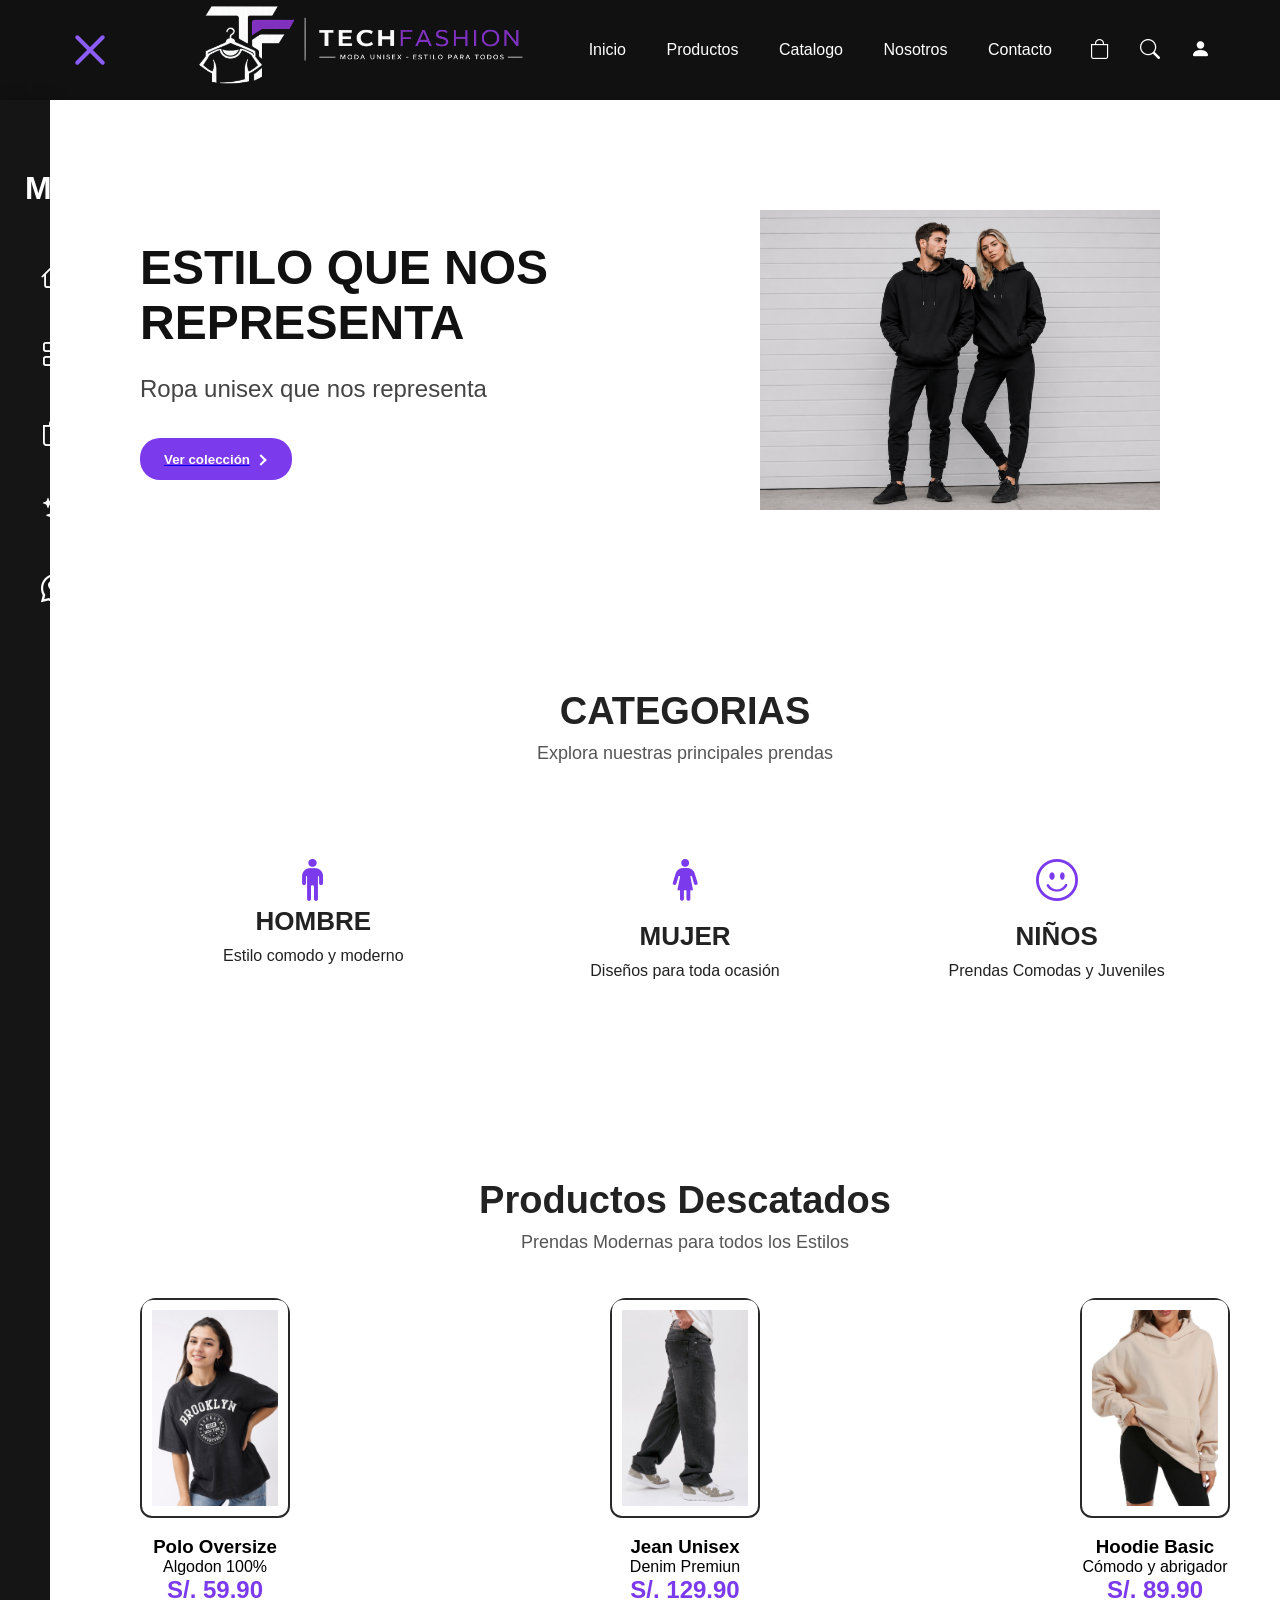
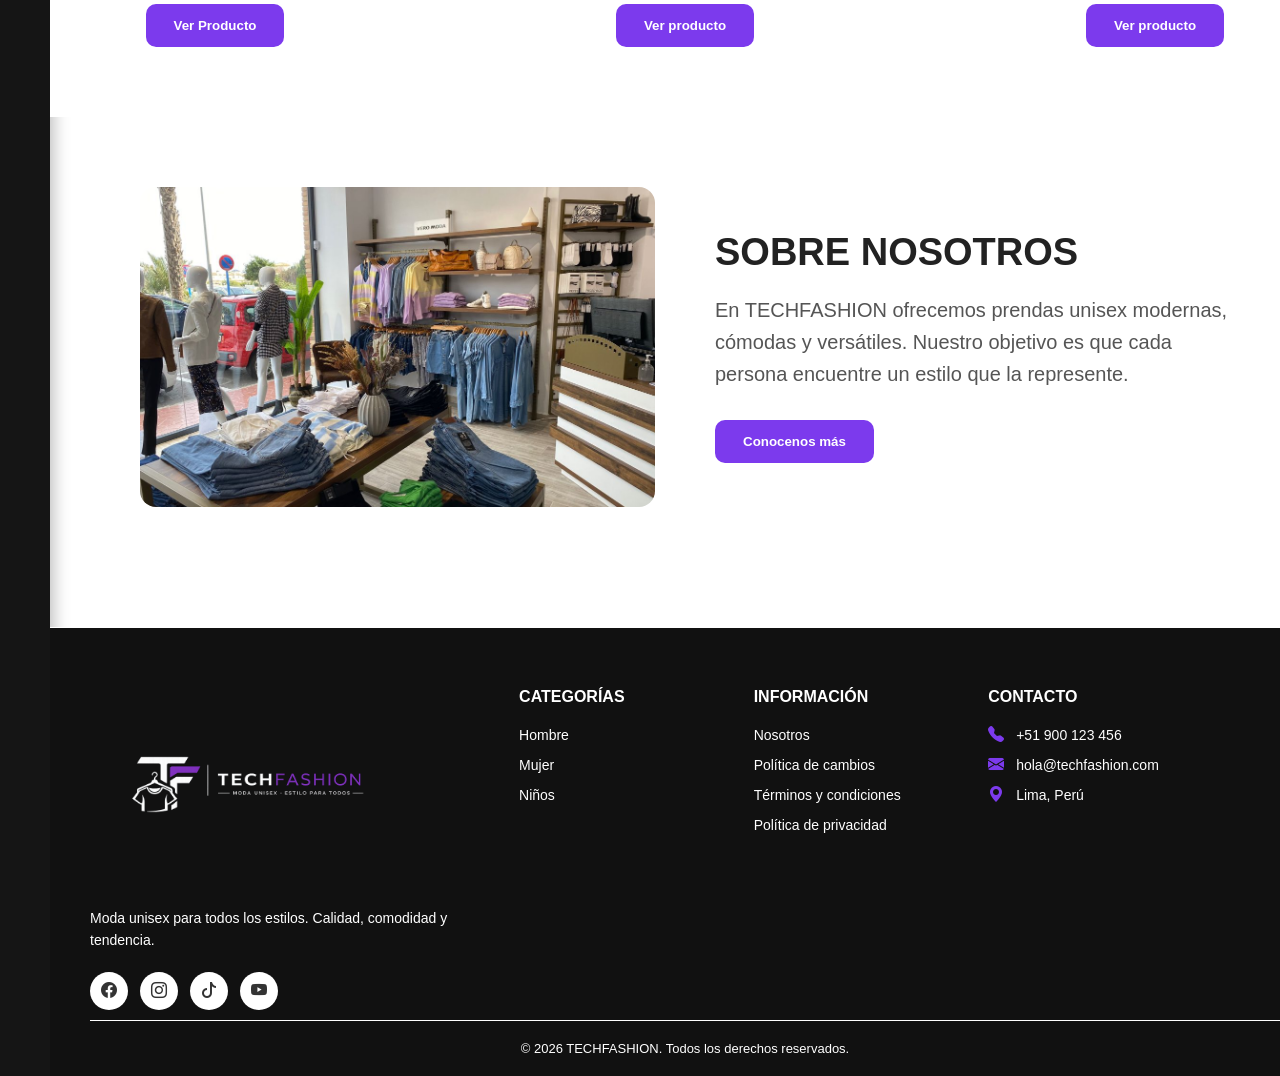
<file: index.html>
<!doctype html>
<html lang="es">
  <head>
    <meta charset="UTF-8" />
    <meta name="viewport" content="width=device-width, initial-scale=1.0" />
    <title>TECHFASHION</title>
    <link
      rel="stylesheet"
      href="https://cdn.jsdelivr.net/npm/bootstrap-icons@1.11.3/font/bootstrap-icons.min.css"
    />
    <link rel="stylesheet" href="css/style.css" />
    <link rel="stylesheet" href="css/nino.css" />
    <link rel="stylesheet" href="css/loader.css" />
  </head>
  <body>
    <input type="checkbox" id="checkbox" checked />

    <header class="encabezado">
      <label for="checkbox" class="toggle">
        <div class="bars" id="bar1"></div>
        <div class="bars" id="bar2"></div>
        <div class="bars" id="bar3"></div>
      </label>

      <div class="logo">
        <img src="img/logo.png" alt="TECHFASHION" />
      </div>

      <nav class="menu">
        <a href="index.html">Inicio</a>
        <a href="productos.html">Productos</a>
        <a href="catalogo.html">Catalogo</a>
        <a href="nosotros.html">Nosotros</a>
        <a href="contacto.html">Contacto</a>
      </nav>
      <div class="iconos">
        <i class="bi bi-bag"></i>
        <i class="bi bi-search"></i>
        <i class="bi bi-person-fill"></i>
      </div>
    </header>

    <div class="layout">
      <aside class="sidebar">
        <h3>Menú</h3>
        <a href="index.html">
          <i class="bi bi-house"></i>
          <span>Inicio</span>
        </a>
        <a href="catalogo.html">
          <i class="bi bi-grid"></i>
          <span>Categorias</span>
        </a>
        <a href="productos.html">
          <i class="bi bi-bag"></i>
          <span>Productos</span>
        </a>
        <a href="catalogo.html">
          <i class="bi bi-stars"></i>
          <span>Ofertas</span>
        </a>
        <a href="https://wa.me/51924903333">
          <i class="bi bi-whatsapp"></i>
          <span>Whatsapp</span>
        </a>
      </aside>

      <main class="contenido-principal">
        
        <section class="portada">
          <div class="portada-texto">
            <h2>ESTILO QUE NOS REPRESENTA</h2>
            <p>Ropa unisex que nos representa</p>

            <a href="catalogo.html">
              <button class="boton-uiverse">
                Ver colección
                <div class="arrow-wrapper">
                  <div class="arrow"></div>
                </div>
              </button>
            </a>
          </div>

          <div class="portada-imagen">
            <img src="img/foto-principal.png" alt="Imagen Principal" />
          </div>
        </section>

        <section class="categorias">
          <div class="titulo-seccion">
            <h2>CATEGORIAS</h2>
            <p>Explora nuestras principales prendas</p>
          </div>
          <div class="contenedor-categoria">
            <a href="varones.html" class="tarjeta-categoria">
              <i class="bi bi-person-standing">
                <h3>HOMBRE</h3>
                <p>Estilo comodo y moderno</p>
              </i>
            </a>
            <a href="mujer.html" class="tarjeta-categoria">
              <i class="bi bi-person-standing-dress"></i>
              <h3>MUJER</h3>
              <p>Diseños para toda ocasión</p>
            </a>

            <a href="nino.html" class="tarjeta-categoria">
              <i class="bi bi-emoji-smile"></i>
              <h3>NIÑOS</h3>
              <p>Prendas Comodas y Juveniles</p>
            </a>
          </div>
        </section>

        <section class="productos">
          <div class="titulo-seccion">
            <h2>Productos Descatados</h2>
            <p>Prendas Modernas para todos los Estilos</p>
          </div>

          <div class="contenedor-productos">
            <article class="tarjeta-producto">
              <div class="imagen-producto">
                <img src="img/polo-oversize.jpg" alt="polo-oversize" />
              </div>
              <div class="info-producto">
                <br>
                <h3>Polo Oversize</h3>
                <p>Algodon 100%</p>
                <span>S/. 59.90</span>
                <a href="productos.html"><button class="boton-nosotros">Ver Producto</button></a>
              </div>
            </article>

            <article class="tarjeta-producto">
              <div class="imagen-producto">
                <img src="img/jean-unisex.jpg" alt="jean-unisex" />
              </div>
              <div class="info-producto">
                <br>
                <h3>Jean Unisex</h3>
                <p>Denim Premiun</p>
                <span>S/. 129.90</span>
                <a href="productos.html"><button class="boton-nosotros">Ver producto</button></a>
              </div>
            </article>

            <article class="tarjeta-producto">
              <div class="imagen-producto">
                <img src="img/Hoodie Basic.jpg" alt="Hoodie Basic" />
              </div>

              <div class="info-producto">
                <br>
                <h3>Hoodie Basic</h3>
                <p>Cómodo y abrigador</p>
                <span>S/. 89.90</span>
                <a href="productos.html"><button class="boton-nosotros">Ver producto</button></a>
              </div>
            </article>
          </div>
        </section>

        <section class="nosotros">
          <div class="nosotros-imagen">
            <img src="img/tienda.jpeg" alt="imagen tienda" />
          </div>
          <div class="nosotros-texto">
            <h2>SOBRE NOSOTROS</h2>
            <p>
              En TECHFASHION ofrecemos prendas unisex modernas, cómodas y
              versátiles. Nuestro objetivo es que cada persona encuentre un
              estilo que la represente.
            </p>
            <a href="nosotros.html"><button class="boton-nosotros">Conocenos más</button></a>
          </div>
        </section>

        <footer class="footer-ninos">
        <div class="footer-grid">
          
          
          <div class="footer-columna-marca">
            <img src="img/logo.png" alt="TECHFASHION" class="footer-logo">
            <p class="marca-descripcion">Moda unisex para todos los estilos. Calidad, comodidad y tendencia.</p>
            <div class="footer-sociales">
              <a href="https://www.facebook.com/" class="social-circle"><i class="bi bi-facebook"></i></a>
              <a href="https://www.instagram.com/" class="social-circle"><i class="bi bi-instagram"></i></a>
              <a href="https://www.tiktok.com/" class="social-circle"><i class="bi bi-tiktok"></i></a>
              <a href="https://www.youtube.com/" class="social-circle"><i class="bi bi-youtube"></i></a>
            </div>
          </div>
          
          <div class="footer-columna">
            <h3>Categorías</h3>
            <ul>
              <li><a href="varones.html">Hombre</a></li>
              <li><a href="mujer.html">Mujer</a></li>
              <li><a href="nino.html">Niños</a></li>         
            </ul>
          </div>

          <div class="footer-columna">
            <h3>Información</h3>
            <ul>
              <li><a href="nosotros.html">Nosotros</a></li>
              <li><a href="#">Política de cambios</a></li>
              <li><a href="#">Términos y condiciones</a></li>
              <li><a href="#">Política de privacidad</a></li>
            </ul>
          </div>
          
          <div class="footer-columna">
            <h3>Contacto</h3>
            <ul class="contacto-lista">
              <li><i class="bi bi-telephone-fill"></i> +51 900 123 456</li>
              <li><i class="bi bi-envelope-fill"></i> hola@techfashion.com</li>
              <li><i class="bi bi-geo-alt-fill"></i> Lima, Perú</li>
            </ul>
          </div>
        </div>
        <div class="footer-derechos">
          <p>© 2026 TECHFASHION. Todos los derechos reservados.</p>
        </div>
      </footer>
      </main>
    </div>
  </body>
</html>
</file>
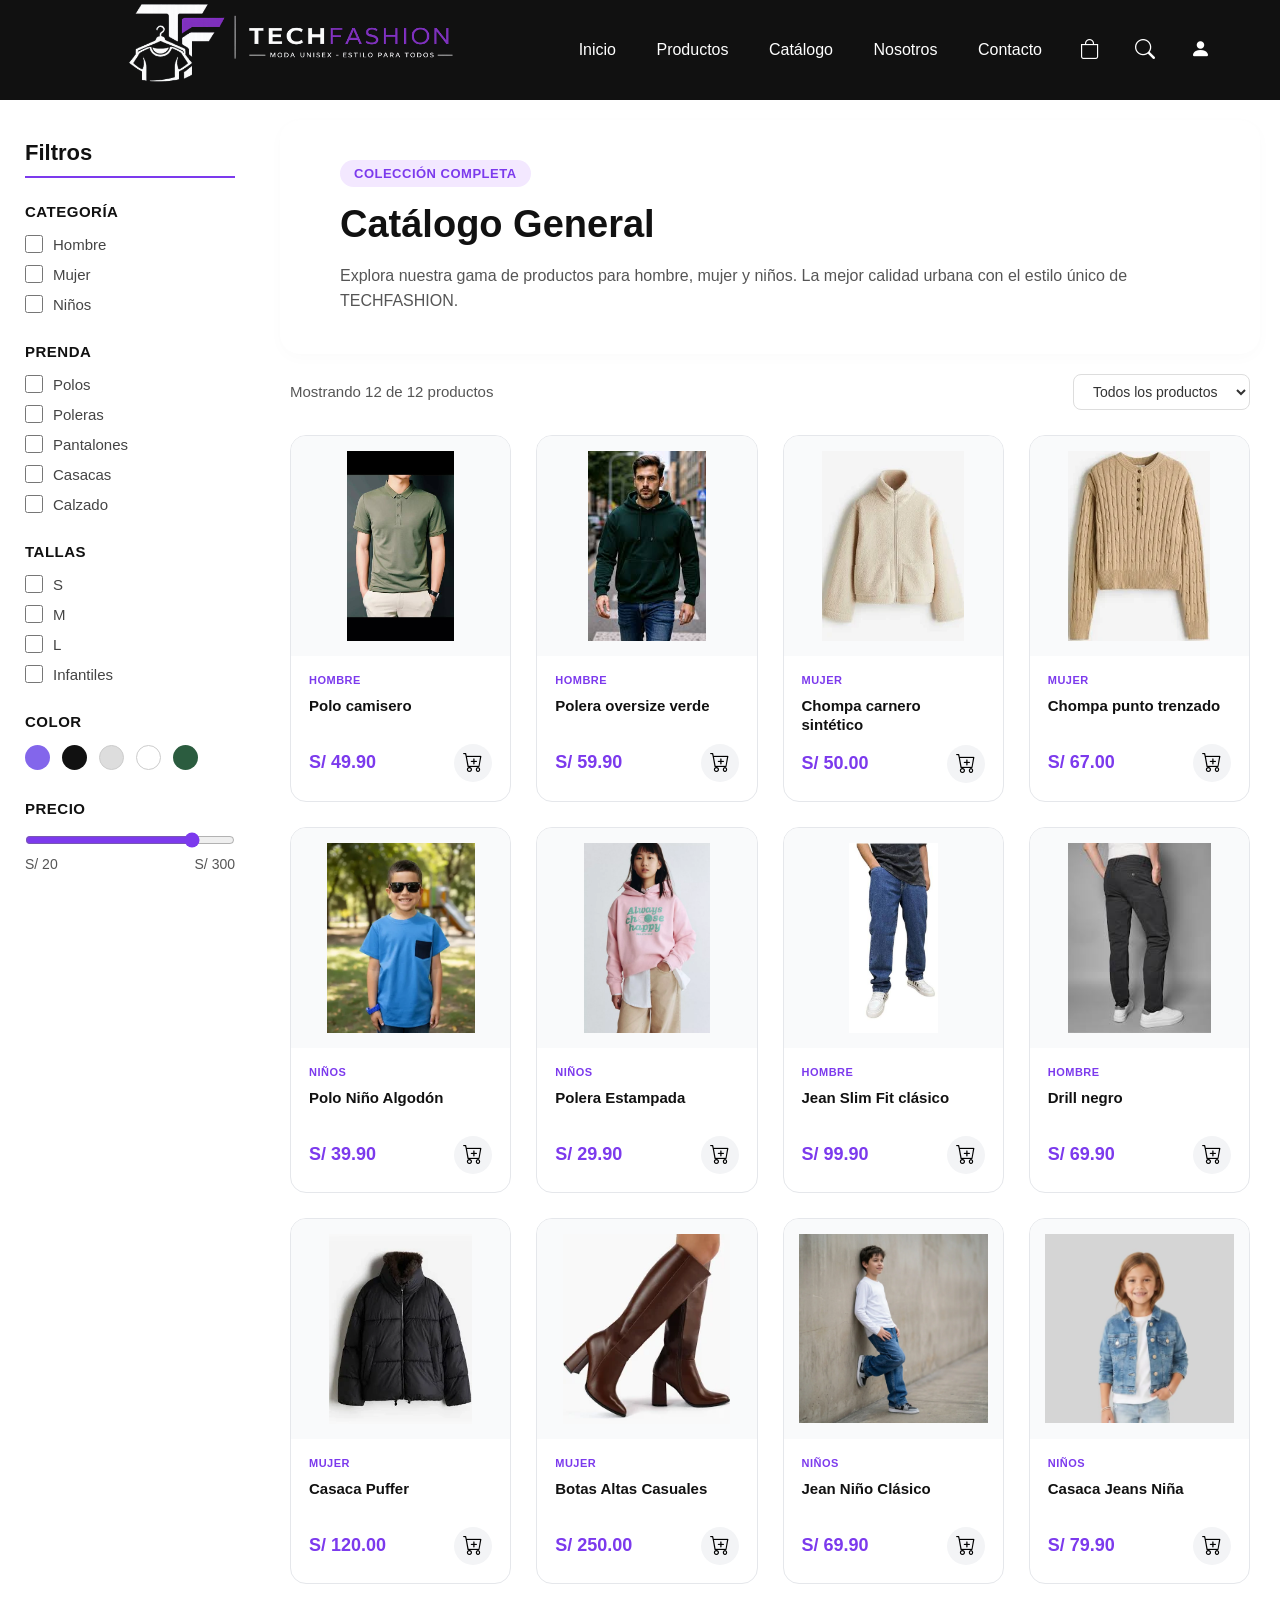
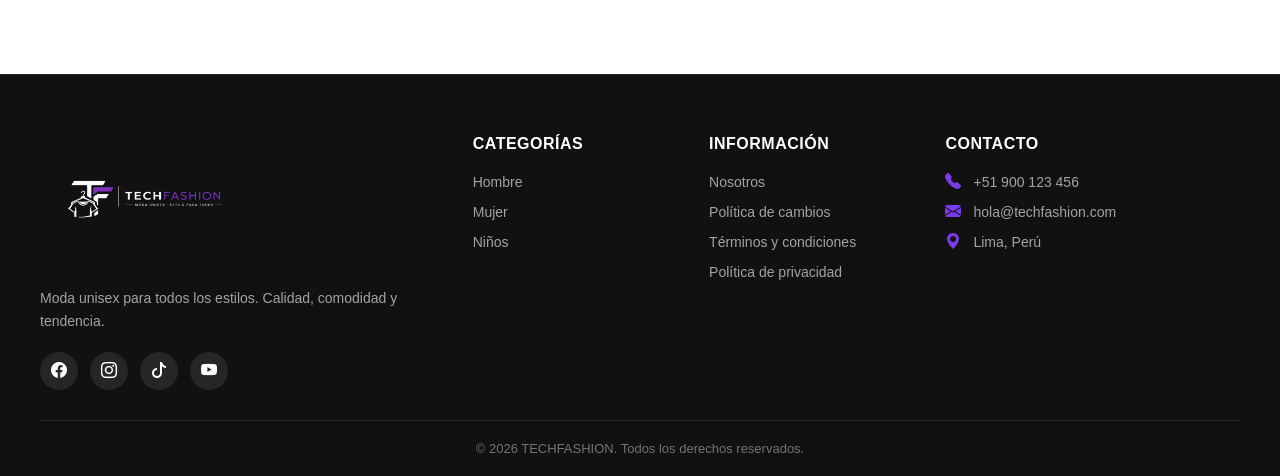
<file: catalogo.html>
<!DOCTYPE html>
<html lang="es">
<head>
  <meta charset="UTF-8">
  <meta name="viewport" content="width=device-width, initial-scale=1.0">
  <title>TECHFASHION | Catálogo</title>
  <link rel="stylesheet" href="https://cdn.jsdelivr.net/npm/bootstrap-icons@1.11.3/font/bootstrap-icons.min.css">
  <link rel="stylesheet" href="css/style.css">
  <link rel="stylesheet" href="css/catalogo.css">
</head>
<body>
  <header class="encabezado">
    <div class="logo">
      <a href="index.html">
        <img src="img/logo.png" alt="TECHFASHION">
      </a>
    </div>
    <nav class="menu">
      <a href="index.html">Inicio</a>
      <a href="productos.html">Productos</a>
      <a href="catalogo.html">Catálogo</a>
      <a href="nosotros.html">Nosotros</a>
      <a href="contacto.html">Contacto</a>
    </nav>
    <div class="iconos">
      <i class="bi bi-bag"></i>
      <i class="bi bi-search"></i>
      <i class="bi bi-person-fill"></i>
    </div>
  </header>

  <div class="layout">
    <aside class="sidebar sidebar-filtros">
      <h3>Filtros</h3>
      <div class="grupo-filtro">
        <h4>Categoría</h4>
        <label class="opcion-filtro">
          <input type="checkbox" name="categoria" value="hombre" > Hombre
        </label>
        <label class="opcion-filtro">
          <input type="checkbox" name="categoria" value="mujer" > Mujer
        </label>
        <label class="opcion-filtro">
          <input type="checkbox" name="categoria" value="ninos" > Niños
        </label>
      </div>

      <div class="grupo-filtro">
        <h4>Prenda</h4>
        <label class="opcion-filtro">
          <input type="checkbox" name="prenda" value="polos" > Polos
        </label>
        <label class="opcion-filtro">
          <input type="checkbox" name="prenda" value="poleras" > Poleras
        </label>
        <label class="opcion-filtro">
          <input type="checkbox" name="prenda" value="pantalones" > Pantalones
        </label>
        <label class="opcion-filtro">
          <input type="checkbox" name="prenda" value="casacas" > Casacas
        </label>
        <label class="opcion-filtro">
          <input type="checkbox" name="prenda" value="calzado" > Calzado
        </label>
      </div>

      <div class="grupo-filtro">
        <h4>Tallas</h4>
        <label class="opcion-filtro">
          <input type="checkbox" name="talla" value="S"> S
        </label>
        <label class="opcion-filtro">
          <input type="checkbox" name="talla" value="M"> M
        </label>
        <label class="opcion-filtro">
          <input type="checkbox" name="talla" value="L"> L
        </label>
        <label class="opcion-filtro">
          <input type="checkbox" name="talla" value="infantil"> Infantiles
        </label>
      </div>

      <div class="grupo-filtro">
        <h4>Color</h4>
        <div class="colores-grid">
          <button class="color-circulo" style="background-color: #8366eb;" title="Violeta"></button>
          <button class="color-circulo" style="background-color: #111111;" title="Negro"></button>
          <button class="color-circulo" style="background-color: #dddddd; border: 1px solid #ccc;" title="Gris"></button>
          <button class="color-circulo" style="background-color: #ffffff; border: 1px solid #ccc;" title="Blanco"></button>
          <button class="color-circulo" style="background-color: #2b5c3f;" title="Verde"></button>
        </div>
      </div>

      <div class="grupo-filtro">
        <h4>Precio</h4>
        <div class="precio-rango">
          <input type="range" min="20" max="300" value="250" class="precio-slider">
          <div class="precio-valores">
            <span>S/ 20</span>
            <span>S/ 300</span>
          </div>
        </div>
      </div>
    </aside>

    <main class="contenido-principal">
      <section class="banner-hero">
        <div class="banner-texto">
          <span class="categoria-tag">COLECCIÓN COMPLETA</span>
          <h1>Catálogo General</h1>
          <p>Explora nuestra gama de productos para hombre, mujer y niños. La mejor calidad urbana con el estilo único de TECHFASHION.</p>
        </div>
      </section>

      <section class="productos-seccion">
        <div class="productos-cabecera">
          <p id="total-productos">Mostrando 12 de 12 productos</p>
          <div class="ordenar-contenedor">
            <select name="ordenar" id="ordenar-select">
              <option value="todos">Todos los productos</option>
              <option value="hombre">Solo Hombre</option>
              <option value="mujer">Solo Mujer</option>
              <option value="ninos">Solo Niños</option>
            </select>
          </div>
        </div>

        <div class="productos-grid">
          <article class="producto-card" data-category="hombre" data-type="polos">
            <div class="producto-imagen-contenedor">
              <img src="img/polo-camisero.png" alt="Polo camisero">
            </div>
            <div class="producto-info">
              <span class="producto-tag-categoria">Hombre</span>
              <h3>Polo camisero</h3>
              <div class="producto-precio-fila">
                <span class="precio">S/ 49.90</span>
                <button class="btn-carrito" title="Añadir al carrito">
                  <i class="bi bi-cart-plus"></i>
                </button>
              </div>
            </div>
          </article>

          <article class="producto-card" data-category="hombre" data-type="poleras">
            <div class="producto-imagen-contenedor">
              <img src="img/poleraOversizeVerde.png" alt="Polera oversize verde">
            </div>
            <div class="producto-info">
              <span class="producto-tag-categoria">Hombre</span>
              <h3>Polera oversize verde</h3>
              <div class="producto-precio-fila">
                <span class="precio">S/ 59.90</span>
                <button class="btn-carrito" title="Añadir al carrito">
                  <i class="bi bi-cart-plus"></i>
                </button>
              </div>
            </div>
          </article>

          <article class="producto-card" data-category="mujer" data-type="poleras">
            <div class="producto-imagen-contenedor">
              <img src="img/chompa.jpg" alt="Chompa de carnero sintético">
            </div>
            <div class="producto-info">
              <span class="producto-tag-categoria">Mujer</span>
              <h3>Chompa carnero sintético</h3>
              <div class="producto-precio-fila">
                <span class="precio">S/ 50.00</span>
                <button class="btn-carrito" title="Añadir al carrito">
                  <i class="bi bi-cart-plus"></i>
                </button>
              </div>
            </div>
          </article>

          <article class="producto-card" data-category="mujer" data-type="poleras">
            <div class="producto-imagen-contenedor">
              <img src="img/chompa2.jpg" alt="Chompa tejida en punto trenzado">
            </div>
            <div class="producto-info">
              <span class="producto-tag-categoria">Mujer</span>
              <h3>Chompa punto trenzado</h3>
              <div class="producto-precio-fila">
                <span class="precio">S/ 67.00</span>
                <button class="btn-carrito" title="Añadir al carrito">
                  <i class="bi bi-cart-plus"></i>
                </button>
              </div>
            </div>
          </article>

          <article class="producto-card" data-category="ninos" data-type="polos">
            <div class="producto-imagen-contenedor">
              <img src="img/polo niño algodon.webp" alt="Polo Niño Algodón">
            </div>
            <div class="producto-info">
              <span class="producto-tag-categoria">Niños</span>
              <h3>Polo Niño Algodón</h3>
              <div class="producto-precio-fila">
                <span class="precio">S/ 39.90</span>
                <button class="btn-carrito" title="Añadir al carrito">
                  <i class="bi bi-cart-plus"></i>
                </button>
              </div>
            </div>
          </article>

          <article class="producto-card" data-category="ninos" data-type="poleras">
            <div class="producto-imagen-contenedor">
              <img src="img/polera niña estampada.jpg_v=639029443012170000" alt="Polera Estampada">
            </div>
            <div class="producto-info">
              <span class="producto-tag-categoria">Niños</span>
              <h3>Polera Estampada</h3>
              <div class="producto-precio-fila">
                <span class="precio">S/ 29.90</span>
                <button class="btn-carrito" title="Añadir al carrito">
                  <i class="bi bi-cart-plus"></i>
                </button>
              </div>
            </div>
          </article>

          <article class="producto-card" data-category="hombre" data-type="pantalones">
            <div class="producto-imagen-contenedor">
              <img src="img/pantalon-jean-clasico.png" alt="Jean Slim Fit clásico">
            </div>
            <div class="producto-info">
              <span class="producto-tag-categoria">Hombre</span>
              <h3>Jean Slim Fit clásico</h3>
              <div class="producto-precio-fila">
                <span class="precio">S/ 99.90</span>
                <button class="btn-carrito" title="Añadir al carrito">
                  <i class="bi bi-cart-plus"></i>
                </button>
              </div>
            </div>
          </article>

          <article class="producto-card" data-category="hombre" data-type="pantalones">
            <div class="producto-imagen-contenedor">
              <img src="img/DrillNegro.png" alt="Drill negro">
            </div>
            <div class="producto-info">
              <span class="producto-tag-categoria">Hombre</span>
              <h3>Drill negro</h3>
              <div class="producto-precio-fila">
                <span class="precio">S/ 69.90</span>
                <button class="btn-carrito" title="Añadir al carrito">
                  <i class="bi bi-cart-plus"></i>
                </button>
              </div>
            </div>
          </article>

          <article class="producto-card" data-category="mujer" data-type="casacas">
            <div class="producto-imagen-contenedor">
              <img src="img/chompa4.jpg" alt="Casaca Puffer">
            </div>
            <div class="producto-info">
              <span class="producto-tag-categoria">Mujer</span>
              <h3>Casaca Puffer</h3>
              <div class="producto-precio-fila">
                <span class="precio">S/ 120.00</span>
                <button class="btn-carrito" title="Añadir al carrito">
                  <i class="bi bi-cart-plus"></i>
                </button>
              </div>
            </div>
          </article>

          <article class="producto-card" data-category="mujer" data-type="calzado">
            <div class="producto-imagen-contenedor">
              <img src="img/bota.jpg" alt="Botas Altas Casuales">
            </div>
            <div class="producto-info">
              <span class="producto-tag-categoria">Mujer</span>
              <h3>Botas Altas Casuales</h3>
              <div class="producto-precio-fila">
                <span class="precio">S/ 250.00</span>
                <button class="btn-carrito" title="Añadir al carrito">
                  <i class="bi bi-cart-plus"></i>
                </button>
              </div>
            </div>
          </article>

          <article class="producto-card" data-category="ninos" data-type="pantalones">
            <div class="producto-imagen-contenedor">
              <img src="img/jeanNiñoClasico.webp" alt="Jean Niño Clásico">
            </div>
            <div class="producto-info">
              <span class="producto-tag-categoria">Niños</span>
              <h3>Jean Niño Clásico</h3>
              <div class="producto-precio-fila">
                <span class="precio">S/ 69.90</span>
                <button class="btn-carrito" title="Añadir al carrito">
                  <i class="bi bi-cart-plus"></i>
                </button>
              </div>
            </div>
          </article>

          <article class="producto-card" data-category="ninos" data-type="casacas">
            <div class="producto-imagen-contenedor">
              <img src="img/casacaJeanNiña.webp" alt="Casaca Jeans Niña">
            </div>
            <div class="producto-info">
              <span class="producto-tag-categoria">Niños</span>
              <h3>Casaca Jeans Niña</h3>
              <div class="producto-precio-fila">
                <span class="precio">S/ 79.90</span>
                <button class="btn-carrito" title="Añadir al carrito">
                  <i class="bi bi-cart-plus"></i>
                </button>
              </div>
            </div>
          </article>
        </div>
      </section>
    </main>
  </div>

  <footer class="footer-ninos">
    <div class="footer-grid">
      <div class="footer-columna-marca">
        <img src="img/logo.png" alt="TECHFASHION" class="footer-logo">
        <p class="marca-descripcion">Moda unisex para todos los estilos. Calidad, comodidad y tendencia.</p>
        <div class="footer-sociales">
          <a href="#" class="social-circle"><i class="bi bi-facebook"></i></a>
          <a href="#" class="social-circle"><i class="bi bi-instagram"></i></a>
          <a href="#" class="social-circle"><i class="bi bi-tiktok"></i></a>
          <a href="#" class="social-circle"><i class="bi bi-youtube"></i></a>
        </div>
      </div>
      <div class="footer-columna">
        <h3>Categorías</h3>
        <ul>
          <li><a href="varones.html">Hombre</a></li>
          <li><a href="mujer.html">Mujer</a></li>
          <li><a href="nino.html">Niños</a></li>
        </ul>
      </div>
      <div class="footer-columna">
        <h3>Información</h3>
        <ul>
          <li><a href="nosotros.html">Nosotros</a></li>
          <li><a href="#">Política de cambios</a></li>
          <li><a href="#">Términos y condiciones</a></li>
          <li><a href="#">Política de privacidad</a></li>
        </ul>
      </div>
      <div class="footer-columna">
        <h3>Contacto</h3>
        <ul class="contacto-lista">
          <li><i class="bi bi-telephone-fill"></i> +51 900 123 456</li>
          <li><i class="bi bi-envelope-fill"></i> hola@techfashion.com</li>
          <li><i class="bi bi-geo-alt-fill"></i> Lima, Perú</li>
        </ul>
      </div>
    </div>
    <div class="footer-derechos">
      <p>© 2026 TECHFASHION. Todos los derechos reservados.</p>
    </div>
  </footer>
</body>
</html>
</file>
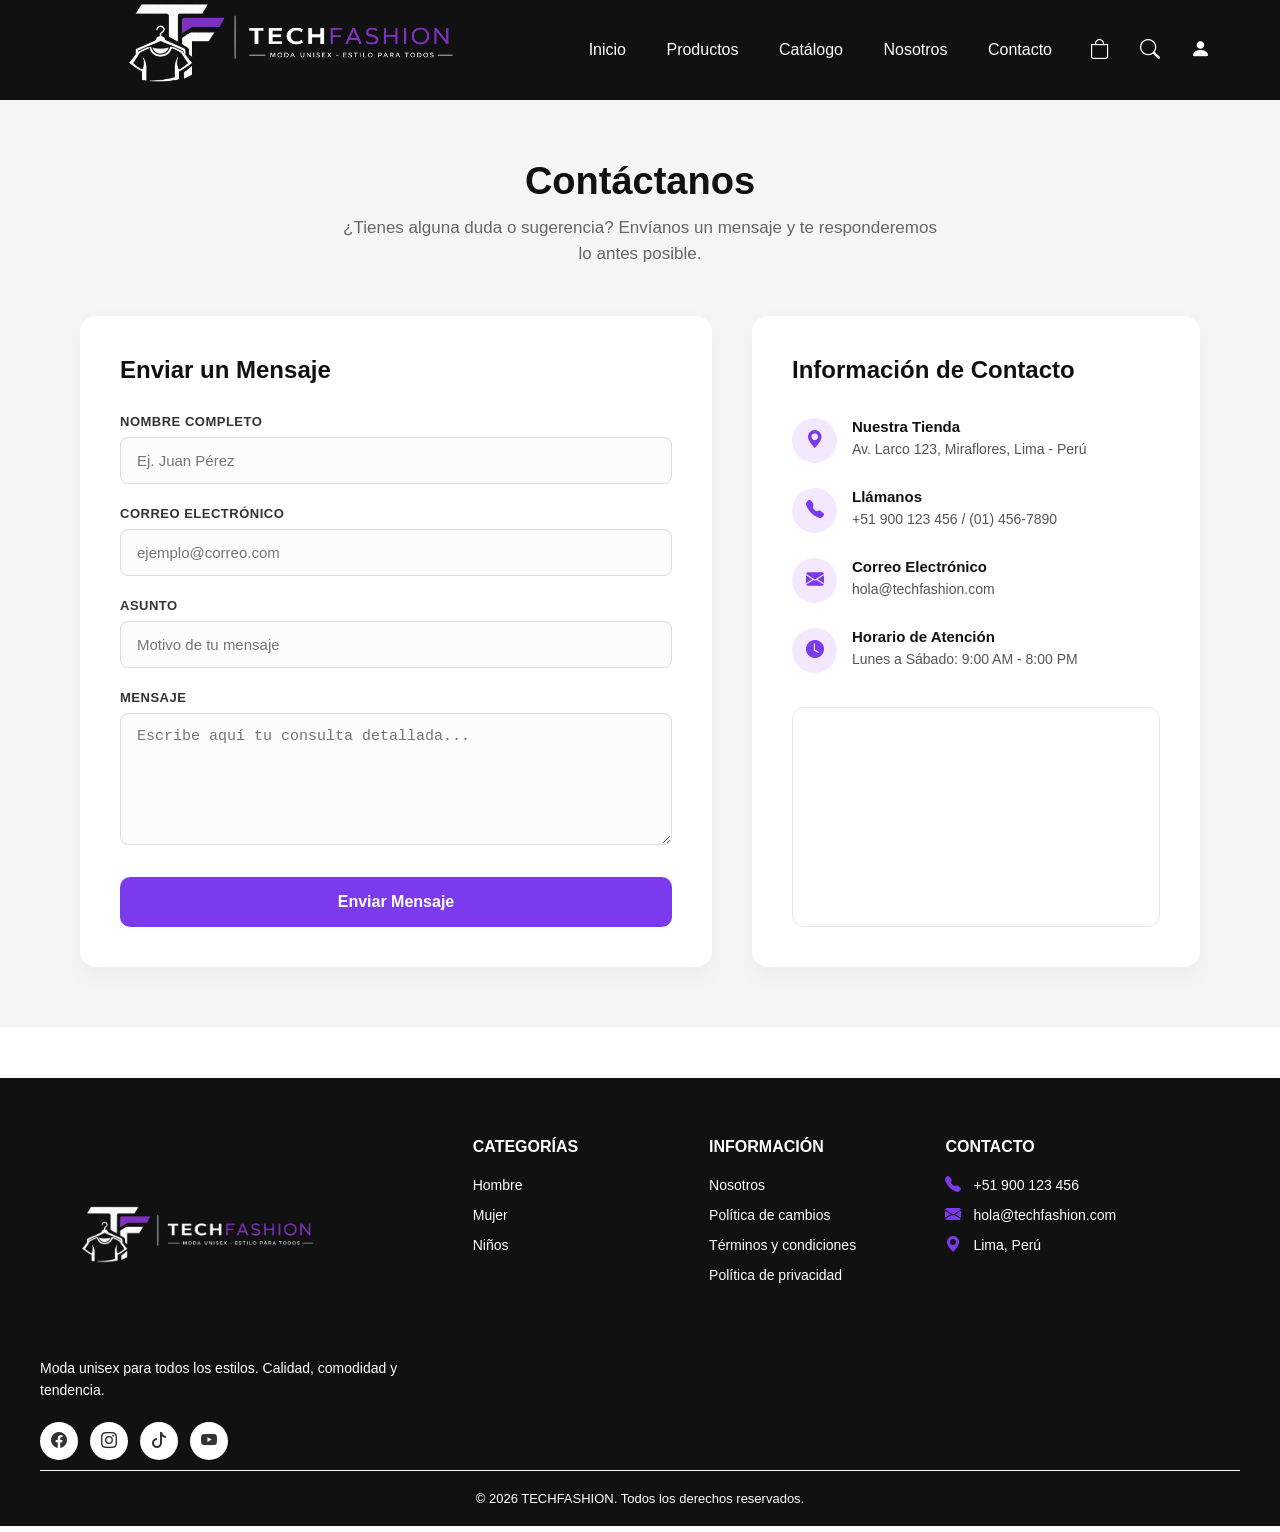
<file: contacto.html>
<!DOCTYPE html>
<html lang="es">
<head>
  <meta charset="UTF-8">
  <meta name="viewport" content="width=device-width, initial-scale=1.0">
  <title>TECHFASHION | Contacto</title>

  <link rel="stylesheet" href="https://cdn.jsdelivr.net/npm/bootstrap-icons@1.11.3/font/bootstrap-icons.min.css" />
  <link rel="stylesheet" href="css/style.css" />
  <link rel="stylesheet" href="css/nino.css">
  <link rel="stylesheet" href="css/contacto.css" />
</head>
<body>

  
  <header class="encabezado">
    <div class="logo">
      <a href="index.html">
        <img src="img/logo.png" alt="TECHFASHION" />
      </a>
    </div>

    <nav class="menu">
      <a href="index.html">Inicio</a>
      <a href="productos.html">Productos</a>
      <a href="catalogo.html">Catálogo</a>
      <a href="nosotros.html">Nosotros</a>
      <a href="contacto.html">Contacto</a>
    </nav>

    <div class="iconos">
      <i class="bi bi-bag"></i>
      <i class="bi bi-search"></i>
      <i class="bi bi-person-fill"></i>
    </div>
  </header>

  
  <main class="contenido-principal">
    
    <section class="contacto-seccion">
      
      
      <div class="contacto-titulo">
        <h1>Contáctanos</h1>
        <p>¿Tienes alguna duda o sugerencia? Envíanos un mensaje y te responderemos lo antes posible.</p>
      </div>

      
      <div class="contacto-contenedor">
        
        
        <div class="contacto-formulario">
          <h2>Enviar un Mensaje</h2>
          <form action="#" method="POST">
            
            <div class="form-grupo">
              <label for="nombre">Nombre Completo</label>
              <input type="text" id="nombre" name="nombre" placeholder="Ej. Juan Pérez" required />
              
            </div>

            <div class="form-grupo">
              <label for="email">Correo Electrónico</label>
              <input type="email" id="email" name="email" placeholder="ejemplo@correo.com" required />
            </div>

            <div class="form-grupo">
              <label for="asunto">Asunto</label>
              <input type="text" id="asunto" name="asunto" placeholder="Motivo de tu mensaje" required />
            </div>

            <div class="form-grupo">
              <label for="mensaje">Mensaje</label>
              <textarea id="mensaje" name="mensaje" rows="6" placeholder="Escribe aquí tu consulta detallada..." required></textarea>
            </div>

            <button type="submit" class="btn-enviar">Enviar Mensaje</button>

          </form>
        </div>

        
        <div class="contacto-info">
          
          <h2>Información de Contacto</h2>

          <div class="info-bloque">
            
            
            <div class="info-item">
              <div class="info-icono">
                <i class="bi bi-geo-alt-fill"></i>
              </div>
              <div class="info-texto">
                <h4>Nuestra Tienda</h4>
                <p>Av. Larco 123, Miraflores, Lima - Perú</p>
              </div>
            </div>

            
            <div class="info-item">
              <div class="info-icono">
                <i class="bi bi-telephone-fill"></i>
              </div>
              <div class="info-texto">
                <h4>Llámanos</h4>
                <p>+51 900 123 456 / (01) 456-7890</p>
              </div>
            </div>

            
            <div class="info-item">
              <div class="info-icono">
                <i class="bi bi-envelope-fill"></i>
              </div>
              <div class="info-texto">
                <h4>Correo Electrónico</h4>
                <p>hola@techfashion.com</p>
              </div>
            </div>

            
            <div class="info-item">
              <div class="info-icono">
                <i class="bi bi-clock-fill"></i>
              </div>
              <div class="info-texto">
                <h4>Horario de Atención</h4>
                <p>Lunes a Sábado: 9:00 AM - 8:00 PM</p>
              </div>
            </div>

          </div>

          
          <div class="mapa-contenedor">
            <iframe src="https://www.google.com/maps/embed?pb=!1m18!1m12!1m3!1d603.947859537435!2d-77.04049541773959!3d-12.054107441721012!2m3!1f0!2f0!3f0!3m2!1i1024!2i768!4f13.1!3m3!1m2!1s0x9105c93177909de3%3A0xd63126b8dfe444b8!2sCIBERTEC%20-%20Sede%20Lima%20Centro!5e1!3m2!1ses-419!2spe!4v1782422410119!5m2!1ses-419!2spe" width="600" height="450" style="border:0;" allowfullscreen="" loading="lazy" referrerpolicy="strict-origin-when-cross-origin"></iframe>
          </div>

        </div>

      </div>

    </section>

  </main>

  
  <footer class="footer-ninos">
        <div class="footer-grid">
          
          
          <div class="footer-columna-marca">
            <img src="img/logo.png" alt="TECHFASHION" class="footer-logo">
            <p class="marca-descripcion">Moda unisex para todos los estilos. Calidad, comodidad y tendencia.</p>
            <div class="footer-sociales">
              <a href="#" class="social-circle"><i class="bi bi-facebook"></i></a>
              <a href="#" class="social-circle"><i class="bi bi-instagram"></i></a>
              <a href="#" class="social-circle"><i class="bi bi-tiktok"></i></a>
              <a href="#" class="social-circle"><i class="bi bi-youtube"></i></a>
            </div>
          </div>
          
          <div class="footer-columna">
            <h3>Categorías</h3>
            <ul>
              <li><a href="varones.html">Hombre</a></li>
              <li><a href="mujer.html">Mujer</a></li>
              <li><a href="nino.html">Niños</a></li>         
            </ul>
          </div>

          <div class="footer-columna">
            <h3>Información</h3>
            <ul>
              <li><a href="nosotros.html">Nosotros</a></li>
              <li><a href="#">Política de cambios</a></li>
              <li><a href="#">Términos y condiciones</a></li>
              <li><a href="#">Política de privacidad</a></li>
            </ul>
          </div>
          
          <div class="footer-columna">
            <h3>Contacto</h3>
            <ul class="contacto-lista">
              <li><i class="bi bi-telephone-fill"></i> +51 900 123 456</li>
              <li><i class="bi bi-envelope-fill"></i> hola@techfashion.com</li>
              <li><i class="bi bi-geo-alt-fill"></i> Lima, Perú</li>
            </ul>
          </div>
        </div>
        <div class="footer-derechos">
          <p>© 2026 TECHFASHION. Todos los derechos reservados.</p>
        </div>
      </footer>

</body>
</html>
</file>
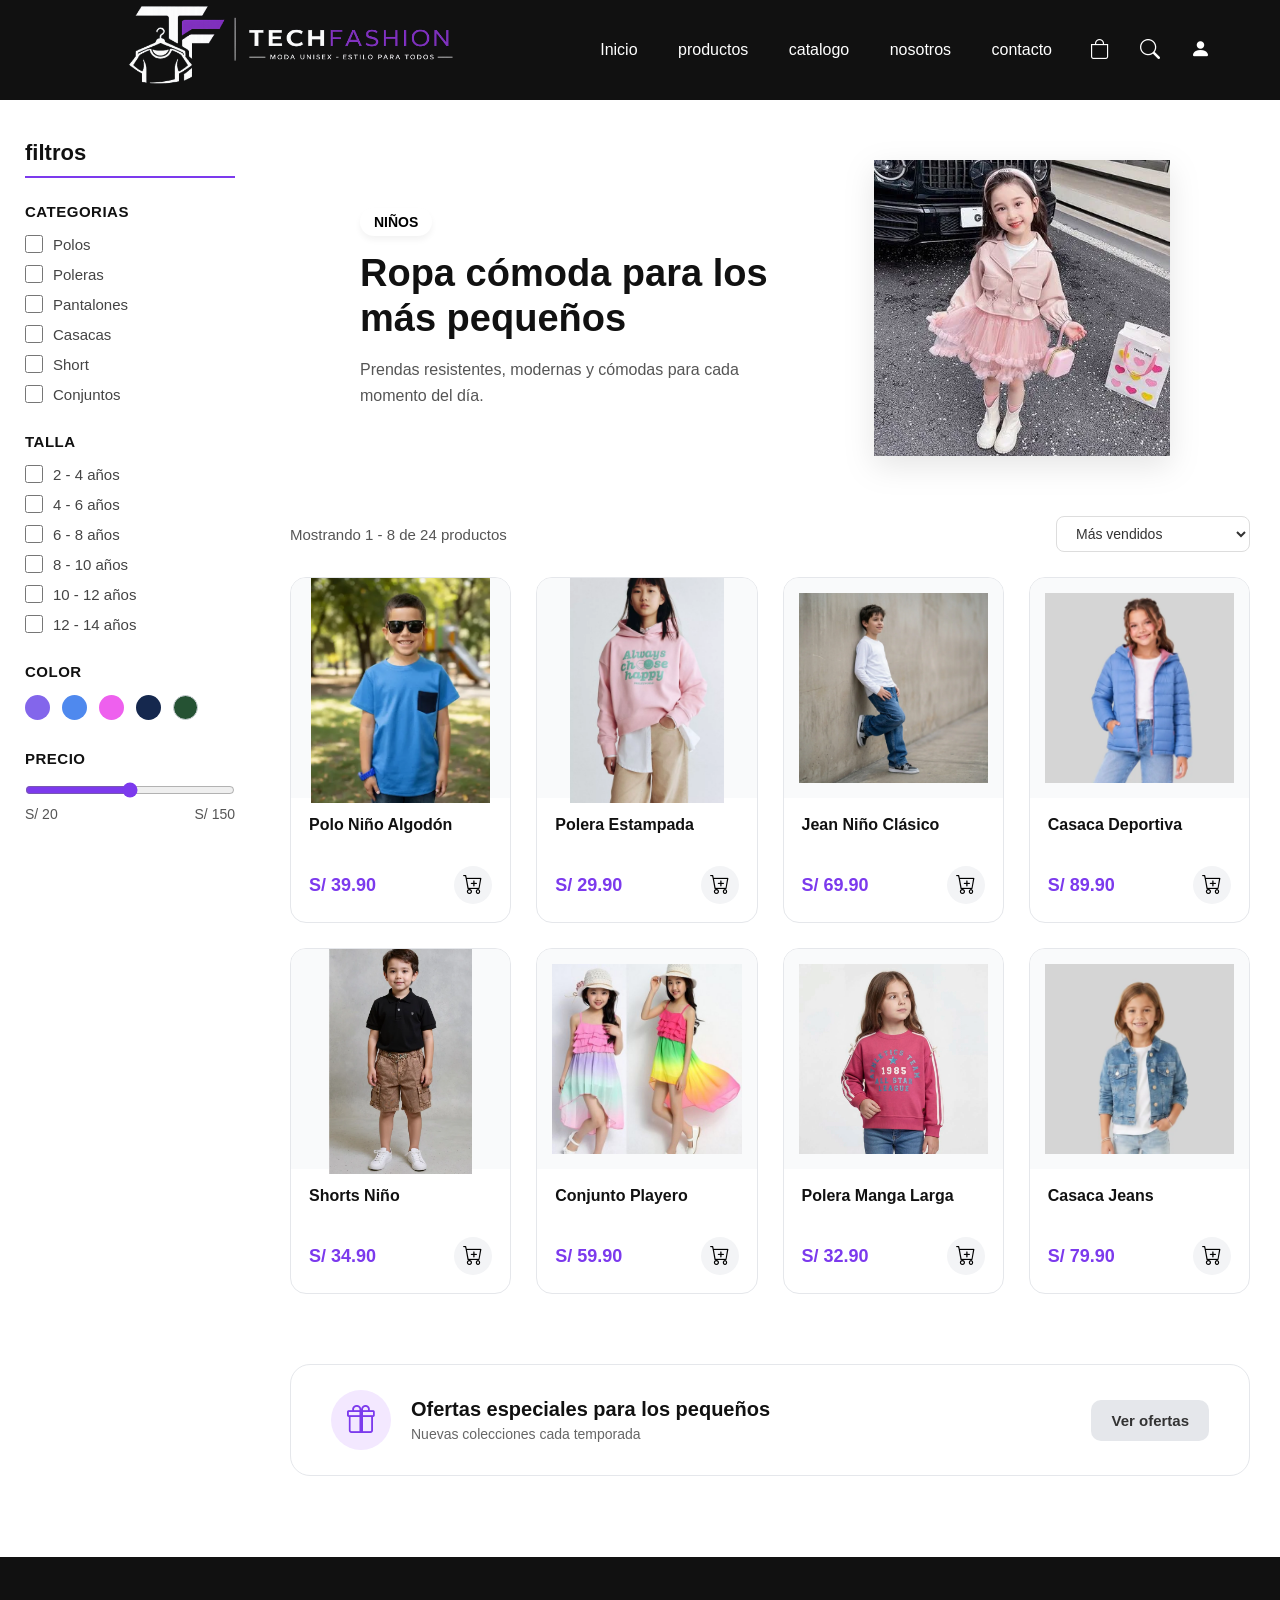
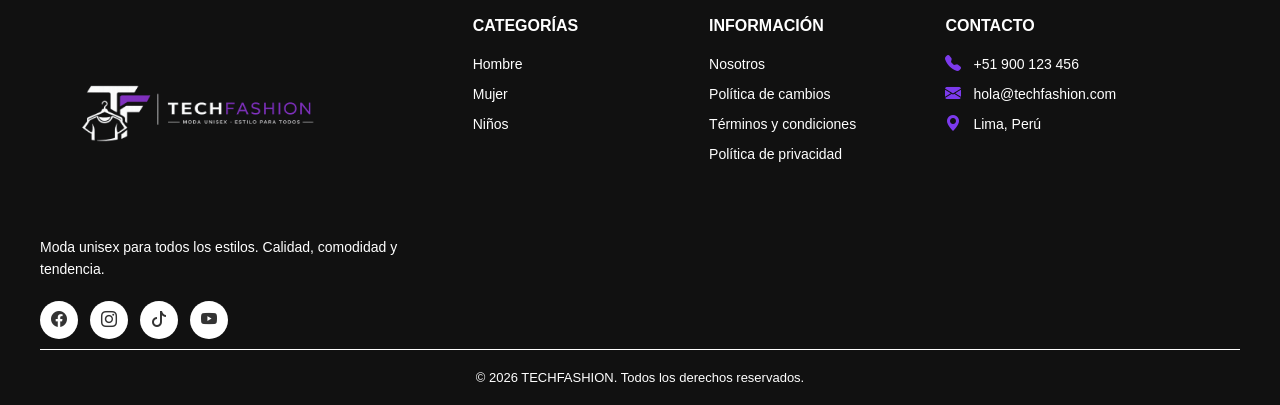
<file: nino.html>
<!doctype html>
<html lang="es">

<head>
  <meta charset="UTF-8" />
  <meta name="viewport" content="width=device-width, initial-scale=1.0" />
  <title>Document</title>
  <link rel="stylesheet" href="css/style.css" />
  <link rel="stylesheet" href="css/nino.css" />
  <link rel="stylesheet" href="https://cdn.jsdelivr.net/npm/bootstrap-icons@1.11.3/font/bootstrap-icons.min.css" />
</head>

<body>
  <header class="encabezado">

    <div class="logo">
      <img src="img/logo.png" alt="TECHFASHION" />
    </div>

    <nav class="menu">
      <a href="index.html">Inicio</a>
      <a href="productos.html">productos</a>
      <a href="catalogo.html">catalogo</a>
      <a href="nosotros.html">nosotros</a>
      <a href="contacto.html">contacto</a>
    </nav>
    <div class="iconos">
      <i class="bi bi-bag"></i>
      <i class="bi bi-search"></i>
      <i class="bi bi-person-fill"></i>
    </div>
  </header>
  <div class="layout">
    <aside class="sidebar sidebar-filtros">
      <h3>filtros</h3>
      <div class="grupo-filtro">
        <h4>Categorias</h4>
        <label class="opcion-filtro">
          <input type="checkbox" name="Categoria" value="polos" />Polos
        </label>
        <label class="opcion-filtro">
          <input type="checkbox" name="Categoria" value="polos" />Poleras
        </label>
        <label class="opcion-filtro">
          <input type="checkbox" name="Categoria" value="polos" />Pantalones
        </label>
        <label class="opcion-filtro">
          <input type="checkbox" name="Categoria" value="polos" /> Casacas
        </label>
        <label class="opcion-filtro">
          <input type="checkbox" name="Categoria" value="polos" /> Short
        </label>
        <label class="opcion-filtro">
          <input type="checkbox" name="Categoria" value="polos" />Conjuntos
        </label>
      </div>
      <div class="grupo-filtro">
        <h4>Talla</h4>
        <label class="opcion-filtro">
          <input type="checkbox" name="talla" value="2-4" /> 2 - 4 años
        </label>
        <label class="opcion-filtro">
          <input type="checkbox" name="talla" value="4-6" /> 4 - 6 años
        </label>
        <label class="opcion-filtro">
          <input type="checkbox" name="talla" value="6-8" /> 6 - 8 años
        </label>
        <label class="opcion-filtro">
          <input type="checkbox" name="talla" value="8-10" /> 8 - 10 años
        </label>
        <label class="opcion-filtro">
          <input type="checkbox" name="talla" value="10-12" /> 10 - 12 años
        </label>
        <label class="opcion-filtro">
          <input type="checkbox" name="talla" value="12-14" /> 12 - 14 años
        </label>
      </div>
      <div class="grupo-filtro">
        <h4>Color</h4>
        <div class="colores-grid">
          <button class="color-circulo" style="background-color: #8366eb;" title="Gris Oscuro"></button>
          <button class="color-circulo" style="background-color: #4f89ee;" title="Gris Medio"></button>
          <button class="color-circulo" style="background-color: #ee60ee;" title="Gris Claro"></button>
          <button class="color-circulo" style="background-color: #15284e;" title="Gris Muy Claro"></button>
          <button class="color-circulo" style="background-color: #255233; border: 1px solid #d1d5db;"
            title="Blanco"></button>
        </div>
      </div>

      <div class="grupo-filtro">
        <h4>Precio</h4>
        <div class="precio-rango">
          <input type="range" min="20" max="150" value="85" class="precio-slider">
          <div class="precio-valores">
            <span>S/ 20</span>
            <span>S/ 150</span>
          </div>
        </div>
      </div>
    </aside>

    <main class="contenido-principal">
      <section class="banner-hero">
        <div class="banner-texto">
          <span class="categoria-tag">NIÑOS</span>
          <h1>Ropa cómoda para los más pequeños</h1>
          <p>
            Prendas resistentes, modernas y cómodas para cada momento del día.
          </p>
        </div>
        <div class="banner-imagen">
          <img src="img/niña1.webp" alt="banner-ninos" />
        </div>
      </section>


      <section class="productos-seccion">

        <div class="productos-cabecera">
          <p>Mostrando 1 - 8 de 24 productos</p>

          <div class="ordenar-contenedor">
            <select name="ordenar" id="ordenar-select">
              <option value="mas-vendidos">Más vendidos</option>
              <option value="precio-menor">Precio: Menor a Mayor</option>
              <option value="precio-mayor">Precio: Mayor a Menor</option>
            </select>
          </div>
        </div>

        <div class="productos-grid">

          <article class="producto-card">
            <div class="producto-imagen-contenedor">
              <img src="img/polo niño algodon.webp" alt="Polo Niño Algodón">
            </div>
            <div class="producto-info">
              <h3>Polo Niño Algodón</h3>
              <div class="producto-precio-fila">
                <span class="precio">S/ 39.90</span>
                <button class="btn-carrito" title="Añadir al carrito">
                  <i class="bi bi-cart-plus"></i>
                </button>
              </div>
            </div>
          </article>

          <article class="producto-card">
            <div class="producto-imagen-contenedor">
              <img src="img/polera niña estampada.jpg_v=639029443012170000" alt="Polera Estampada">
            </div>
            <div class="producto-info">
              <h3>Polera Estampada</h3>
              <div class="producto-precio-fila">
                <span class="precio">S/ 29.90</span>
                <button class="btn-carrito" title="Añadir al carrito">
                  <i class="bi bi-cart-plus"></i>
                </button>
              </div>
            </div>
          </article>

          <article class="producto-card">
            <div class="producto-imagen-contenedor">
              <img src="img/jeanNiñoClasico.webp" alt="Jean Niño Clásico">
            </div>
            <div class="producto-info">
              <h3>Jean Niño Clásico</h3>
              <div class="producto-precio-fila">
                <span class="precio">S/ 69.90</span>
                <button class="btn-carrito" title="Añadir al carrito">
                  <i class="bi bi-cart-plus"></i>
                </button>
              </div>
            </div>
          </article>

          <article class="producto-card">
            <div class="producto-imagen-contenedor">
              <img src="img/casacaDeportivaNiña.webp" alt="Casaca Deportiva">
            </div>
            <div class="producto-info">
              <h3>Casaca Deportiva</h3>
              <div class="producto-precio-fila">
                <span class="precio">S/ 89.90</span>
                <button class="btn-carrito" title="Añadir al carrito">
                  <i class="bi bi-cart-plus"></i>
                </button>
              </div>
            </div>
          </article>

          <article class="producto-card">
            <div class="producto-imagen-contenedor">
              <img src="img/shortDeportivoNiño.webp" alt="Shorts Niño">
            </div>
            <div class="producto-info">
              <h3>Shorts Niño</h3>
              <div class="producto-precio-fila">
                <span class="precio">S/ 34.90</span>
                <button class="btn-carrito" title="Añadir al carrito">
                  <i class="bi bi-cart-plus"></i>
                </button>
              </div>
            </div>
          </article>

          <article class="producto-card">
            <div class="producto-imagen-contenedor">
              <img src="img/conjuntoPlayeroNiña.jpg" alt="Conjunto Playero">
            </div>
            <div class="producto-info">
              <h3>Conjunto Playero</h3>
              <div class="producto-precio-fila">
                <span class="precio">S/ 59.90</span>
                <button class="btn-carrito" title="Añadir al carrito">
                  <i class="bi bi-cart-plus"></i>
                </button>
              </div>
            </div>
          </article>

          <article class="producto-card">
            <div class="producto-imagen-contenedor">
              <img src="img/poleraNiña.webp" alt="Polera Manga Larga">
            </div>
            <div class="producto-info">
              <h3>Polera Manga Larga</h3>
              <div class="producto-precio-fila">
                <span class="precio">S/ 32.90</span>
                <button class="btn-carrito" title="Añadir al carrito">
                  <i class="bi bi-cart-plus"></i>
                </button>
              </div>
            </div>
          </article>

          <article class="producto-card">
            <div class="producto-imagen-contenedor">
              <img src="img/casacaJeanNiña.webp" alt="Casaca Jeans">
            </div>
            <div class="producto-info">
              <h3>Casaca Jeans</h3>
              <div class="producto-precio-fila">
                <span class="precio">S/ 79.90</span>
                <button class="btn-carrito" title="Añadir al carrito">
                  <i class="bi bi-cart-plus"></i>
                </button>
              </div>
            </div>
          </article>

        </div>
      </section>

      <section class="banner-ofertas">
        <div class="ofertas-content-izq">

          <div class="icono-regalo-box">
            <i class="bi bi-gift"></i>
          </div>
          <div class="ofertas-texto-box">
            <h2>Ofertas especiales para los pequeños</h2>
            <p>Nuevas colecciones cada temporada</p>
          </div>
        </div>
        <a href="catalogo.html"><button class="btn-ofertas">Ver ofertas</button></a>
      </section>

    </main>
  </div>
  <footer class="footer-ninos">
    <div class="footer-grid">

      <div class="footer-columna-marca">
        <img src="img/logo.png" alt="TECHFASHION" class="footer-logo">
        <p class="marca-descripcion">Moda unisex para todos los estilos. Calidad, comodidad y tendencia.</p>
        <div class="footer-sociales">
          <a href="https://www.facebook.com/" class="social-circle"><i class="bi bi-facebook"></i></a>
          <a href="https://www.instagram.com/" class="social-circle"><i class="bi bi-instagram"></i></a>
          <a href="https://www.tiktok.com/" class="social-circle"><i class="bi bi-tiktok"></i></a>
          <a href="https://www.youtube.com/" class="social-circle"><i class="bi bi-youtube"></i></a>
        </div>
      </div>

      <div class="footer-columna">
        <h3>Categorías</h3>
        <ul>
          <li><a href="varones.html">Hombre</a></li>
          <li><a href="mujer.html">Mujer</a></li>
          <li><a href="nino.html">Niños</a></li>
        </ul>
      </div>

      <div class="footer-columna">
        <h3>Información</h3>
        <ul>
          <li><a href="nosotros.html">Nosotros</a></li>
          <li><a href="#">Política de cambios</a></li>
          <li><a href="#">Términos y condiciones</a></li>
          <li><a href="#">Política de privacidad</a></li>
        </ul>
      </div>

      <div class="footer-columna">
        <h3>Contacto</h3>
        <ul class="contacto-lista">
          <li><i class="bi bi-telephone-fill"></i> +51 900 123 456</li>
          <li><i class="bi bi-envelope-fill"></i> hola@techfashion.com</li>
          <li><i class="bi bi-geo-alt-fill"></i> Lima, Perú</li>
        </ul>
      </div>
    </div>
    <div class="footer-derechos">
      <p>© 2026 TECHFASHION. Todos los derechos reservados.</p>
    </div>
  </footer>
</body>

</html>
</file>
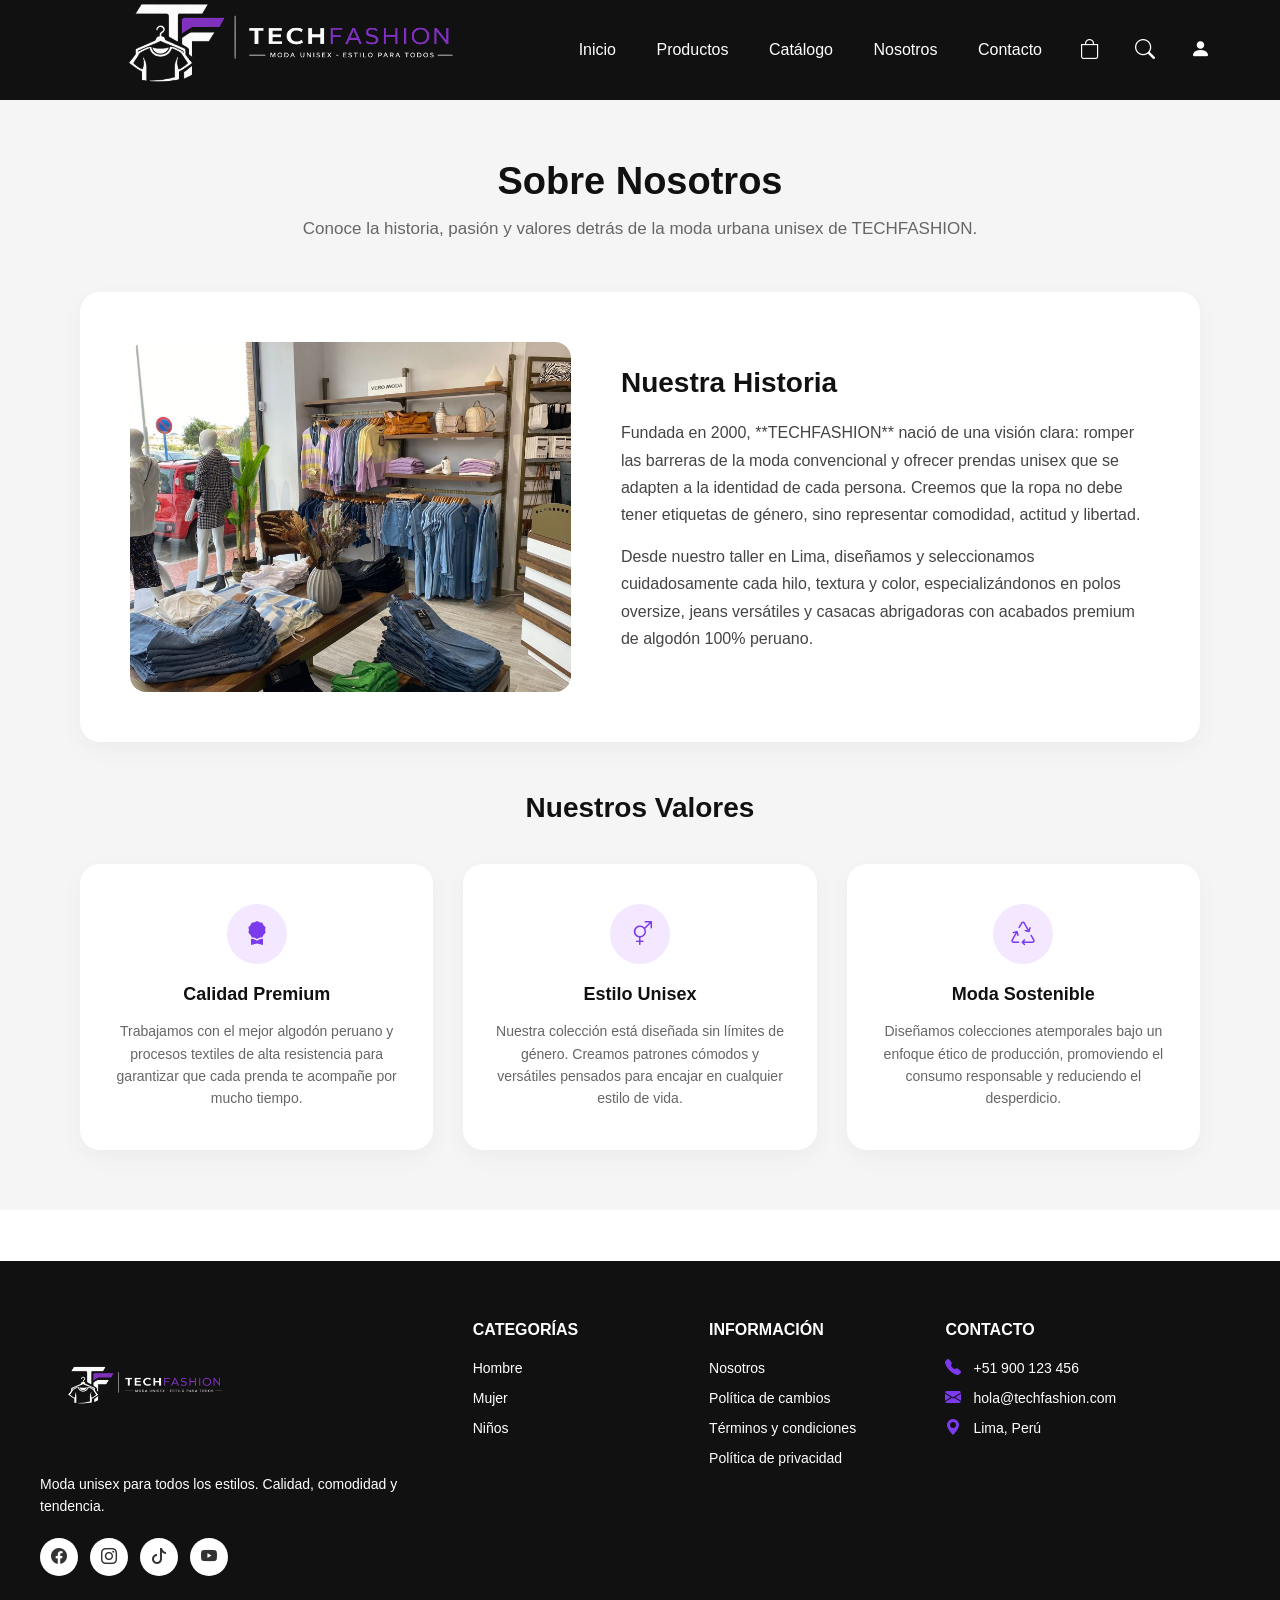
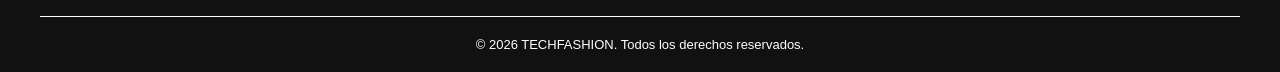
<file: nosotros.html>
<!DOCTYPE html>
<html lang="es">
<head>
  <meta charset="UTF-8">
  <meta name="viewport" content="width=device-width, initial-scale=1.0">
  <title>TECHFASHION | Nosotros</title>
  <link rel="stylesheet" href="https://cdn.jsdelivr.net/npm/bootstrap-icons@1.11.3/font/bootstrap-icons.min.css" />
  <link rel="stylesheet" href="css/style.css" />
  <link rel="stylesheet" href="css/nosotros.css" />
</head>
<body>

  <header class="encabezado">
    <div class="logo">
      <a href="index.html">
        <img src="img/logo.png" alt="TECHFASHION" />
      </a>
    </div>

    <nav class="menu">
      <a href="index.html">Inicio</a>
      <a href="productos.html">Productos</a>
      <a href="catalogo.html">Catálogo</a>
      <a href="nosotros.html">Nosotros</a>
      <a href="contacto.html">Contacto</a>
    </nav>

    <div class="iconos">
      <i class="bi bi-bag"></i>
      <i class="bi bi-search"></i>
      <i class="bi bi-person-fill"></i>
    </div>
  </header>

  <main class="contenido-principal">
    
    <section class="nosotros-seccion">
      
      <div class="nosotros-titulo">
        <h1>Sobre Nosotros</h1>
        <p>Conoce la historia, pasión y valores detrás de la moda urbana unisex de TECHFASHION.</p>
      </div>

      <div class="nosotros-historia">
        <div class="historia-imagen">
          <img src="img/tienda.jpeg" alt="Taller de TECHFASHION">
        </div>
        <div class="historia-texto">
          <h2>Nuestra Historia</h2>
          <p>
            Fundada en 2000, **TECHFASHION** nació de una visión clara: romper las barreras de la moda convencional y ofrecer prendas unisex que se adapten a la identidad de cada persona. Creemos que la ropa no debe tener etiquetas de género, sino representar comodidad, actitud y libertad.
          </p>
          <p>
            Desde nuestro taller en Lima, diseñamos y seleccionamos cuidadosamente cada hilo, textura y color, especializándonos en polos oversize, jeans versátiles y casacas abrigadoras con acabados premium de algodón 100% peruano.
          </p>
        </div>
      </div>

      <div class="valores-contenedor">
        <h2>Nuestros Valores</h2>
        
        <div class="valores-grid">
          
          <div class="valor-card">
            <div class="valor-icono">
              <i class="bi bi-award-fill"></i>
            </div>
            <h3>Calidad Premium</h3>
            <p>Trabajamos con el mejor algodón peruano y procesos textiles de alta resistencia para garantizar que cada prenda te acompañe por mucho tiempo.</p>
          </div>

          <div class="valor-card">
            <div class="valor-icono">
              <i class="bi bi-gender-ambiguous"></i>
            </div>
            <h3>Estilo Unisex</h3>
            <p>Nuestra colección está diseñada sin límites de género. Creamos patrones cómodos y versátiles pensados para encajar en cualquier estilo de vida.</p>
          </div>

          <div class="valor-card">
            <div class="valor-icono">
              <i class="bi bi-recycle"></i>
            </div>
            <h3>Moda Sostenible</h3>
            <p>Diseñamos colecciones atemporales bajo un enfoque ético de producción, promoviendo el consumo responsable y reduciendo el desperdicio.</p>
          </div>

        </div>
      </div>

    </section>

  </main>

  <footer class="footer-ninos">
    <div class="footer-grid">
      
      <div class="footer-columna-marca">
        <img src="img/logo.png" alt="TECHFASHION" class="footer-logo">
        <p class="marca-descripcion">Moda unisex para todos los estilos. Calidad, comodidad y tendencia.</p>
        <div class="footer-sociales">
          <a href="#" class="social-circle"><i class="bi bi-facebook"></i></a>
          <a href="#" class="social-circle"><i class="bi bi-instagram"></i></a>
          <a href="#" class="social-circle"><i class="bi bi-tiktok"></i></a>
          <a href="#" class="social-circle"><i class="bi bi-youtube"></i></a>
        </div>
      </div>
      
      <div class="footer-columna">
        <h3>Categorías</h3>
        <ul>
          <li><a href="varones.html">Hombre</a></li>
          <li><a href="mujer.html">Mujer</a></li>
          <li><a href="nino.html">Niños</a></li>         
        </ul>
      </div>

      <div class="footer-columna">
        <h3>Información</h3>
        <ul>
          <li><a href="nosotros.html">Nosotros</a></li>
          <li><a href="#">Política de cambios</a></li>
          <li><a href="#">Términos y condiciones</a></li>
          <li><a href="#">Política de privacidad</a></li>
        </ul>
      </div>
      
      <div class="footer-columna">
        <h3>Contacto</h3>
        <ul class="contacto-lista">
          <li><i class="bi bi-telephone-fill"></i> +51 900 123 456</li>
          <li><i class="bi bi-envelope-fill"></i> hola@techfashion.com</li>
          <li><i class="bi bi-geo-alt-fill"></i> Lima, Perú</li>
        </ul>
      </div>
    </div>
    
    <div class="footer-derechos">
      <p>© 2026 TECHFASHION. Todos los derechos reservados.</p>
    </div>
  </footer>

</body>
</html>
</file>
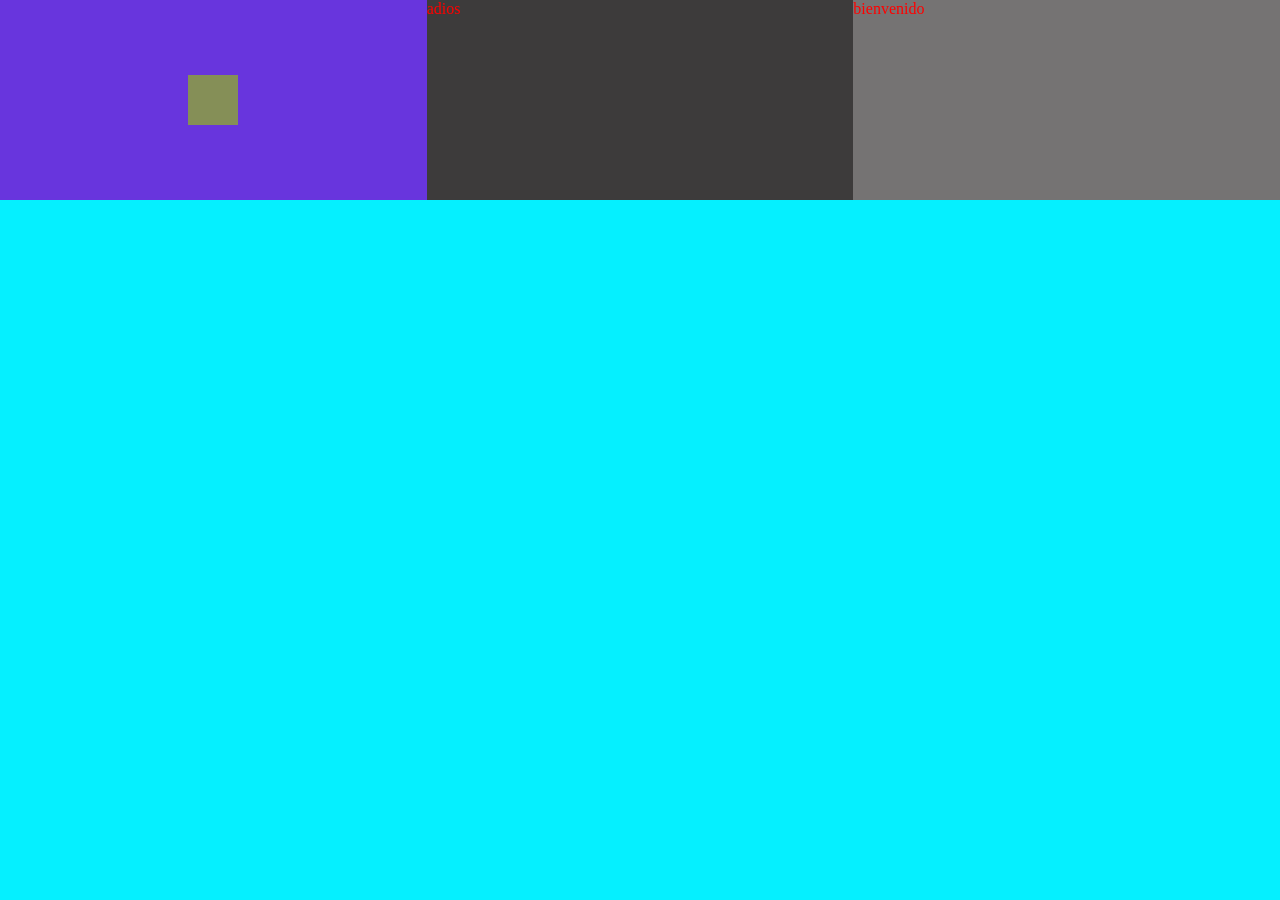
<file: practicas.html>
<!doctype html>
<html lang="en">
  <head>
    <meta charset="UTF-8" />
    <meta name="viewport" content="width=device-width, initial-scale=1.0" />
    <link rel="stylesheet" href="css/practicas.css" />
    <title>Document</title>
  </head>
  <body>
    <section class="seccion">
      <div class="div1">
        <div class="div1a"></div>
      </div>
      <div class="div2">adios</div>
      <div class="div3">bienvenido</div>
    </section>
  </body>
</html>
</file>
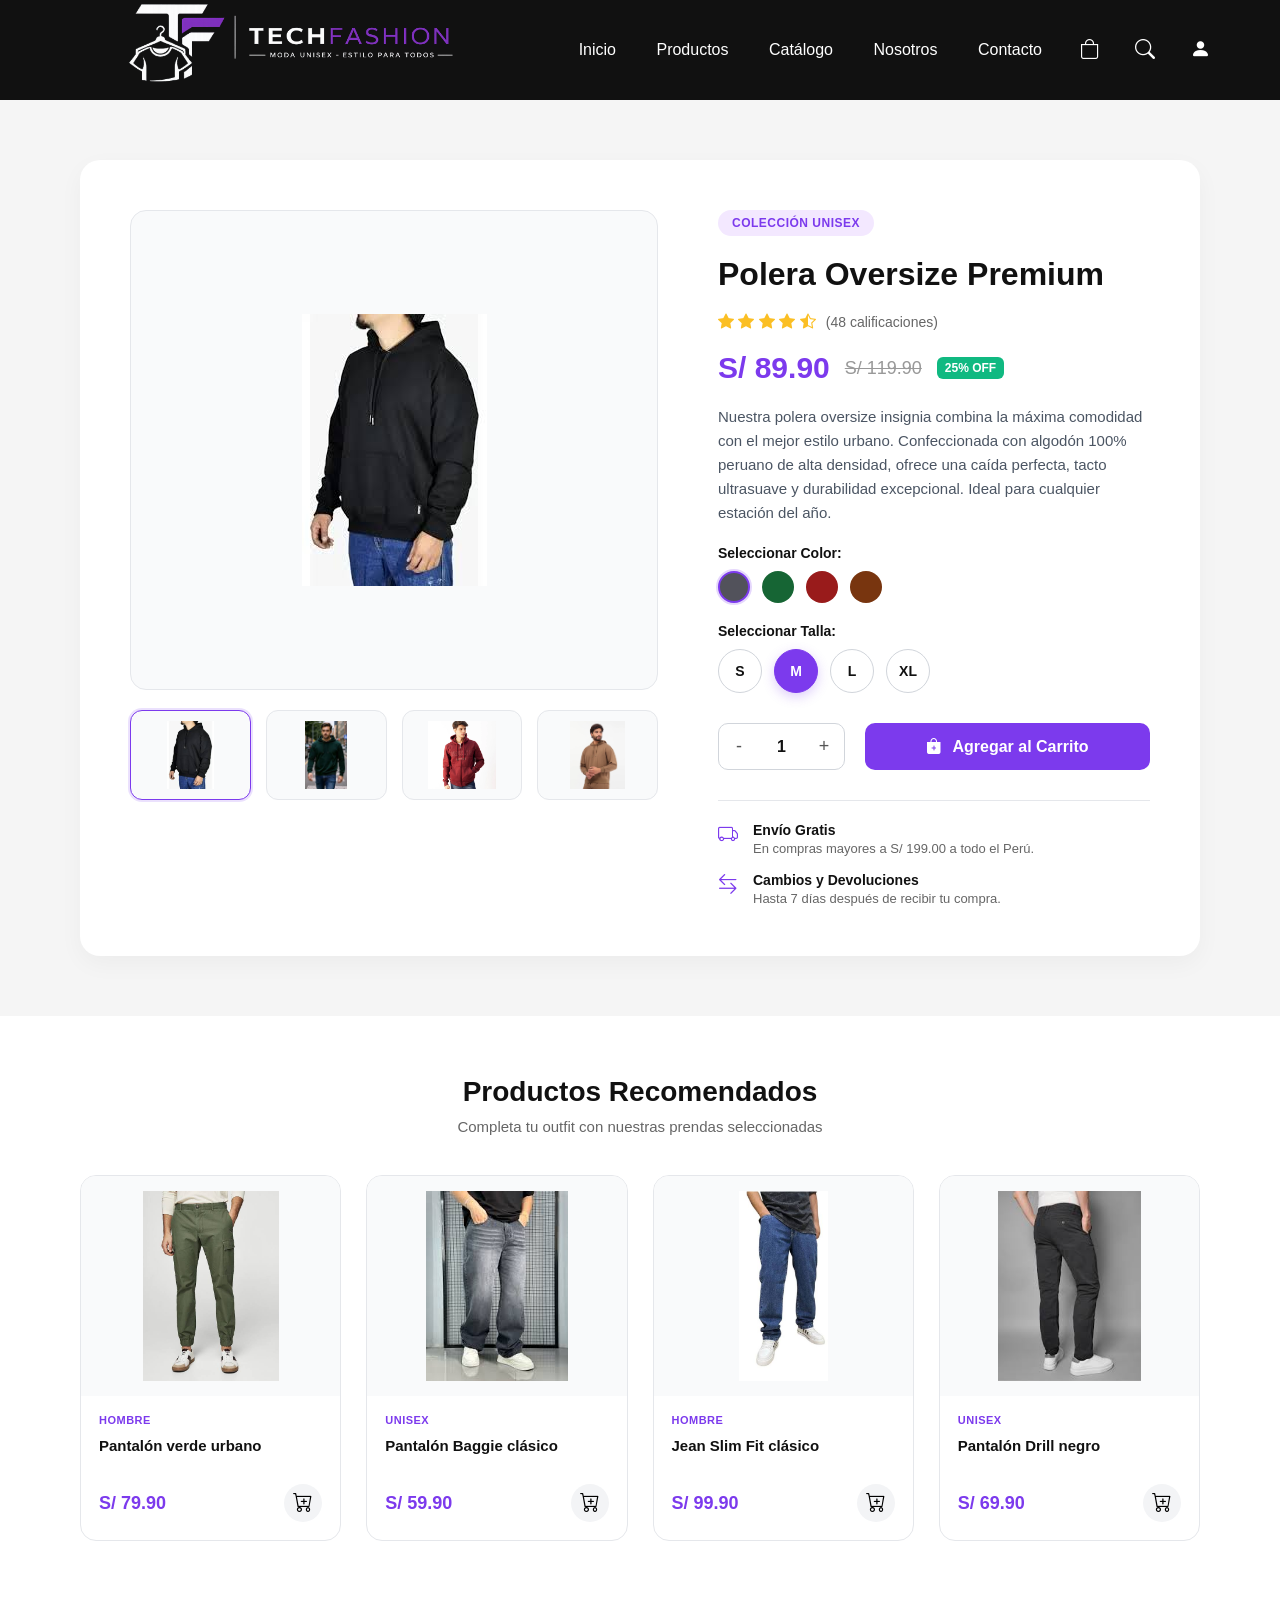
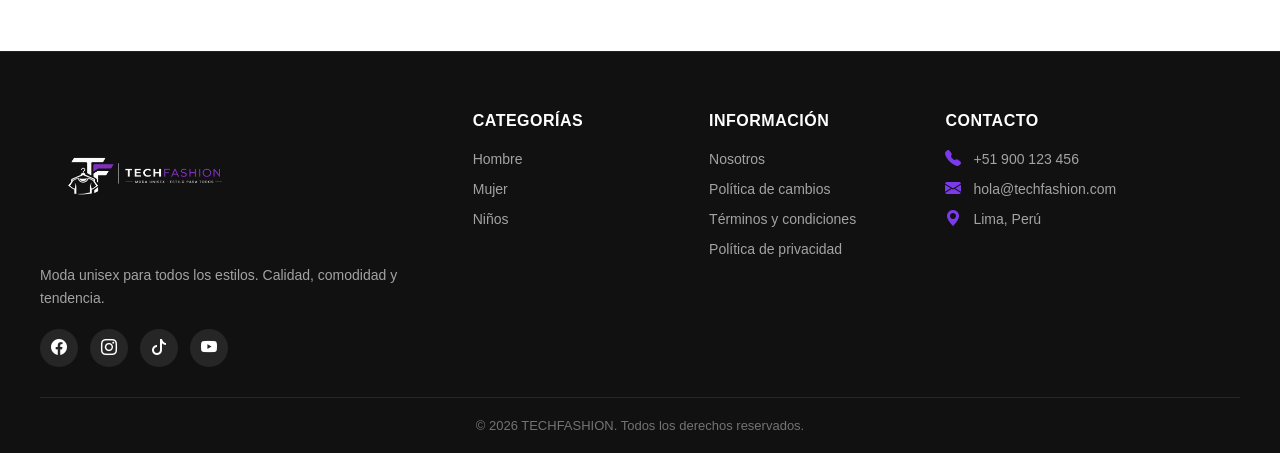
<file: productos.html>
<!DOCTYPE html>
<html lang="es">
<head>
  <meta charset="UTF-8">
  <meta name="viewport" content="width=device-width, initial-scale=1.0">
  <title>TECHFASHION | Polera Oversize Premium</title>
  <link rel="stylesheet" href="https://cdn.jsdelivr.net/npm/bootstrap-icons@1.11.3/font/bootstrap-icons.min.css">
  <link rel="stylesheet" href="css/style.css">
  <link rel="stylesheet" href="css/productos.css">
</head>
<body>
  <header class="encabezado">
    <div class="logo">
      <a href="index.html">
        <img src="img/logo.png" alt="TECHFASHION">
      </a>
    </div>
    <nav class="menu">
      <a href="index.html">Inicio</a>
      <a href="productos.html">Productos</a>
      <a href="catalogo.html">Catálogo</a>
      <a href="nosotros.html">Nosotros</a>
      <a href="contacto.html">Contacto</a>
    </nav>
    <div class="iconos">
      <i class="bi bi-bag"></i>
      <i class="bi bi-search"></i>
      <i class="bi bi-person-fill"></i>
    </div>
  </header>

  <main class="contenido-principal">
    <section class="detalle-producto-seccion">
      <div class="detalle-contenedor">
        
        <div class="galeria-producto">
          <div class="imagen-principal-box">
            <img src="img/PoleraOversize.png" alt="Polera Oversize Premium">
          </div>
          <div class="miniaturas-grid">
            <div class="miniatura-box activa">
              <img src="img/PoleraOversize.png" alt="Polera Gris">
            </div>
            <div class="miniatura-box">
              <img src="img/poleraOversizeVerde.png" alt="Polera Verde">
            </div>
            <div class="miniatura-box">
              <img src="img/PoleraRoja.webp" alt="Polera Roja">
            </div>
            <div class="miniatura-box">
              <img src="img/PoleraMarron.webp" alt="Polera Marrón">
            </div>
          </div>
        </div>

        <div class="info-producto-detalle">
          <span class="producto-tag-unisex">Colección Unisex</span>
          <h1>Polera Oversize Premium</h1>
          
          <div class="valoracion-box">
            <div class="estrellas">
              <i class="bi bi-star-fill"></i>
              <i class="bi bi-star-fill"></i>
              <i class="bi bi-star-fill"></i>
              <i class="bi bi-star-fill"></i>
              <i class="bi bi-star-half"></i>
            </div>
            <span class="reviews-count">(48 calificaciones)</span>
          </div>

          <div class="precio-box">
            <span class="precio-actual">S/ 89.90</span>
            <span class="precio-antes">S/ 119.90</span>
            <span class="descuento-tag">25% OFF</span>
          </div>

          <p class="descripcion-corta">
            Nuestra polera oversize insignia combina la máxima comodidad con el mejor estilo urbano. Confeccionada con algodón 100% peruano de alta densidad, ofrece una caída perfecta, tacto ultrasuave y durabilidad excepcional. Ideal para cualquier estación del año.
          </p>

          <div class="selector-opcion-detalle">
            <span class="opcion-label">Seleccionar Color:</span>
            <div class="colores-opciones">
              <button class="color-circulo-btn color-gris-oscuro seleccionado" title="Gris Oscuro"></button>
              <button class="color-circulo-btn color-verde-bosque" title="Verde Bosque"></button>
              <button class="color-circulo-btn color-rojo-fuego" title="Rojo Fuego"></button>
              <button class="color-circulo-btn color-marron-tierra" title="Marrón Tierra"></button>
            </div>
          </div>

          <div class="selector-opcion-detalle">
            <span class="opcion-label">Seleccionar Talla:</span>
            <div class="tallas-opciones">
              <button class="talla-btn-circulo">S</button>
              <button class="talla-btn-circulo seleccionada">M</button>
              <button class="talla-btn-circulo">L</button>
              <button class="talla-btn-circulo">XL</button>
            </div>
          </div>

          <div class="cantidad-carrito-fila">
            <div class="cantidad-selector">
              <button class="cantidad-btn">-</button>
              <input type="number" value="1" min="1" class="cantidad-input" readonly>
              <button class="cantidad-btn">+</button>
            </div>
            <button class="btn-agregar-carrito">
              <i class="bi bi-bag-plus-fill"></i> Agregar al Carrito
            </button>
          </div>

          <div class="caracteristicas-envio">
            <div class="envio-item">
              <i class="bi bi-truck"></i>
              <div>
                <strong>Envío Gratis</strong>
                <p>En compras mayores a S/ 199.00 a todo el Perú.</p>
              </div>
            </div>
            <div class="envio-item">
              <i class="bi bi-arrow-left-right"></i>
              <div>
                <strong>Cambios y Devoluciones</strong>
                <p>Hasta 7 días después de recibir tu compra.</p>
              </div>
            </div>
          </div>

        </div>
      </div>
    </section>

    <section class="productos-relacionados-seccion">
      <div class="relacionados-titulo">
        <h2>Productos Recomendados</h2>
        <p>Completa tu outfit con nuestras prendas seleccionadas</p>
      </div>

      <div class="relacionados-grid">
        <article class="producto-card">
          <div class="producto-imagen-contenedor">
            <img src="img/pantalon-verde.png" alt="Pantalón Verde">
          </div>
          <div class="producto-info">
            <span class="producto-tag-categoria">Hombre</span>
            <h3>Pantalón verde urbano</h3>
            <div class="producto-precio-fila">
              <span class="precio">S/ 79.90</span>
              <button class="btn-carrito" title="Añadir al carrito">
                <i class="bi bi-cart-plus"></i>
              </button>
            </div>
          </div>
        </article>

        <article class="producto-card">
          <div class="producto-imagen-contenedor">
            <img src="img/PantalonBaggie.png" alt="Pantalón Baggie">
          </div>
          <div class="producto-info">
            <span class="producto-tag-categoria">Unisex</span>
            <h3>Pantalón Baggie clásico</h3>
            <div class="producto-precio-fila">
              <span class="precio">S/ 59.90</span>
              <button class="btn-carrito" title="Añadir al carrito">
                <i class="bi bi-cart-plus"></i>
              </button>
            </div>
          </div>
        </article>

        <article class="producto-card">
          <div class="producto-imagen-contenedor">
            <img src="img/pantalon-jean-clasico.png" alt="Jean Slim Fit">
          </div>
          <div class="producto-info">
            <span class="producto-tag-categoria">Hombre</span>
            <h3>Jean Slim Fit clásico</h3>
            <div class="producto-precio-fila">
              <span class="precio">S/ 99.90</span>
              <button class="btn-carrito" title="Añadir al carrito">
                <i class="bi bi-cart-plus"></i>
              </button>
            </div>
          </div>
        </article>

        <article class="producto-card">
          <div class="producto-imagen-contenedor">
            <img src="img/DrillNegro.png" alt="Drill negro">
          </div>
          <div class="producto-info">
            <span class="producto-tag-categoria">Unisex</span>
            <h3>Pantalón Drill negro</h3>
            <div class="producto-precio-fila">
              <span class="precio">S/ 69.90</span>
              <button class="btn-carrito" title="Añadir al carrito">
                <i class="bi bi-cart-plus"></i>
              </button>
            </div>
          </div>
        </article>
      </div>
    </section>
  </main>

  <footer class="footer-ninos">
    <div class="footer-grid">
      <div class="footer-columna-marca">
        <img src="img/logo.png" alt="TECHFASHION" class="footer-logo">
        <p class="marca-descripcion">Moda unisex para todos los estilos. Calidad, comodidad y tendencia.</p>
        <div class="footer-sociales">
          <a href="#" class="social-circle"><i class="bi bi-facebook"></i></a>
          <a href="#" class="social-circle"><i class="bi bi-instagram"></i></a>
          <a href="#" class="social-circle"><i class="bi bi-tiktok"></i></a>
          <a href="#" class="social-circle"><i class="bi bi-youtube"></i></a>
        </div>
      </div>
      <div class="footer-columna">
        <h3>Categorías</h3>
        <ul>
          <li><a href="varones.html">Hombre</a></li>
          <li><a href="mujer.html">Mujer</a></li>
          <li><a href="nino.html">Niños</a></li>
        </ul>
      </div>
      <div class="footer-columna">
        <h3>Información</h3>
        <ul>
          <li><a href="nosotros.html">Nosotros</a></li>
          <li><a href="#">Política de cambios</a></li>
          <li><a href="#">Términos y condiciones</a></li>
          <li><a href="#">Política de privacidad</a></li>
        </ul>
      </div>
      <div class="footer-columna">
        <h3>Contacto</h3>
        <ul class="contacto-lista">
          <li><i class="bi bi-telephone-fill"></i> +51 900 123 456</li>
          <li><i class="bi bi-envelope-fill"></i> hola@techfashion.com</li>
          <li><i class="bi bi-geo-alt-fill"></i> Lima, Perú</li>
        </ul>
      </div>
    </div>
    <div class="footer-derechos">
      <p>© 2026 TECHFASHION. Todos los derechos reservados.</p>
    </div>
  </footer>
</body>
</html>
</file>
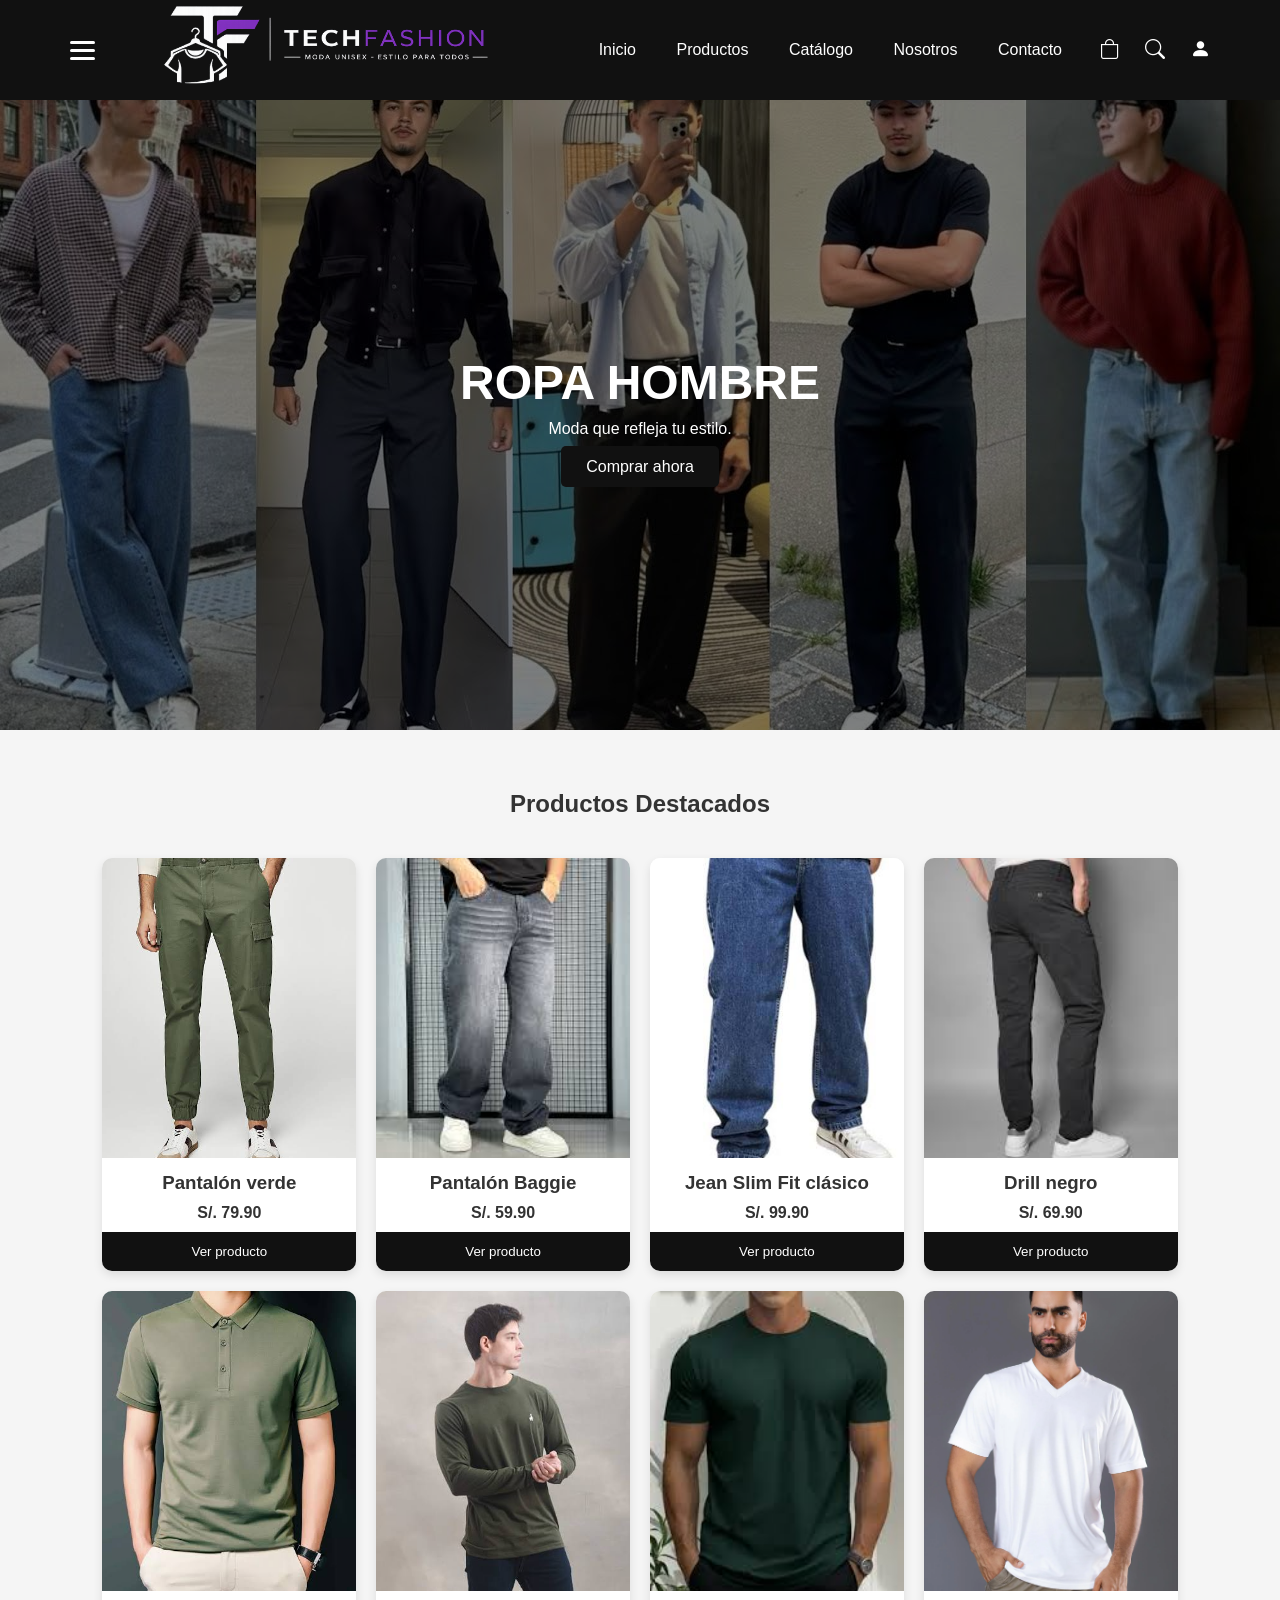
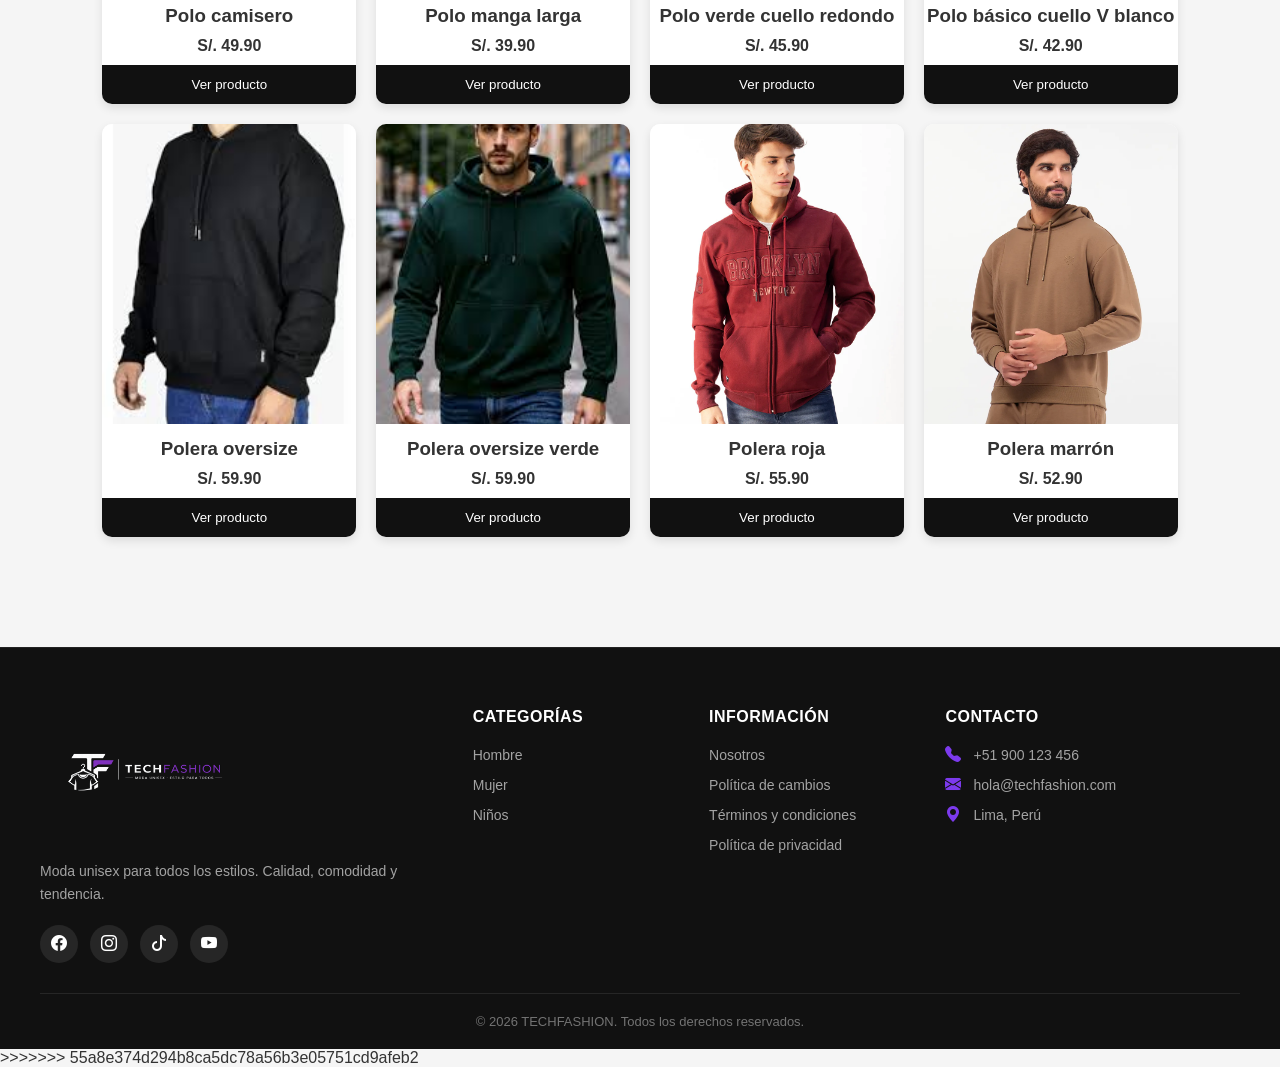
<file: varones.html>
<!DOCTYPE html>
<html lang="es">

<head>
    <meta charset="UTF-8">
    <meta name="viewport" content="width=device-width, initial-scale=1.0">
    <title>TECHFASHION - Tienda de Ropa</title>

    <link rel="stylesheet" href="css/varonesstyle.css">

    <link rel="stylesheet" href="https://cdn.jsdelivr.net/npm/bootstrap-icons@1.11.3/font/bootstrap-icons.min.css">
</head>

<body>

    <input type="checkbox" id="checkbox" checked />

    <header class="encabezado">

        <label for="checkbox" class="toggle">
            <div class="bars" id="bar1"></div>
            <div class="bars" id="bar2"></div>
            <div class="bars" id="bar3"></div>
        </label>

        <div class="logo">
            <img src="img/logo.png" alt="TECHFASHION">
        </div>

        <nav class="menu">
            <a href="index.html">Inicio</a>
            <a href="productos.html">Productos</a>
            <a href="catalogo.html">Catálogo</a>
            <a href="nosotros.html">Nosotros</a>
            <a href="contacto.html">Contacto</a>
        </nav>

        <div class="iconos">
            <i class="bi bi-bag"></i>
            <i class="bi bi-search"></i>
            <i class="bi bi-person-fill"></i>
        </div>

    </header>

    <section class="hero">
        <div class="hero-content">
            <h1>ROPA HOMBRE</h1>
            <p>Moda que refleja tu estilo.</p>
            <a href="catalogo.html" class="btn">Comprar ahora</a>
        </div>
    </section>

    <section class="productos">
        <h2>Productos Destacados</h2>

        <div class="grid-productos">

            <div class="producto">
                <img src="img/pantalon-verde.png" alt="Pantalón verde">
                <h3>Pantalón verde</h3>
                <p>S/. 79.90</p>
                <a href="productos.html"><button>Ver producto</button></a>
            </div>

            <div class="producto">
                <img src="img/PantalonBaggie.png" alt="Pantalón Baggie">
                <h3>Pantalón Baggie</h3>
                <p>S/. 59.90</p>
                <a href="productos.html"><button>Ver producto</button></a>
            </div>

            <div class="producto">
                <img src="img/pantalon-jean-clasico.png" alt="Jean clásico">
                <h3>Jean Slim Fit clásico</h3>
                <p>S/. 99.90</p>
                <a href="productos.html"><button>Ver producto</button></a>
            </div>

            <div class="producto">
                <img src="img/DrillNegro.png" alt="Drill negro">
                <h3>Drill negro</h3>
                <p>S/. 69.90</p>
                <a href="productos.html"><button>Ver producto</button></a>
            </div>

            <div class="producto">
                <img src="img/polo-camisero.png" alt="Polo camisero">
                <h3>Polo camisero</h3>
                <p>S/. 49.90</p>
                <a href="productos.html"><button>Ver producto</button></a>
            </div>

            <div class="producto">
                <img src="img/polo-manga-larga.png" alt="Polo manga larga">
                <h3>Polo manga larga</h3>
                <p>S/. 39.90</p>
                <a href="productos.html"><button>Ver producto</button></a>
            </div>

            <div class="producto">
                <img src="img/PoloVerdeCuelloRedondo.png" alt="Polo verde cuello redondo">
                <h3>Polo verde cuello redondo</h3>
                <p>S/. 45.90</p>
                <a href="productos.html"><button>Ver producto</button></a>
            </div>

            <div class="producto">
                <img src="img/PolobBasicoCuelloVBlanco.webp" alt="Polo básico cuello V blanco">
                <h3>Polo básico cuello V blanco</h3>
                <p>S/. 42.90</p>
                <a href="productos.html"><button>Ver producto</button></a>
            </div>
            <div class="producto">
                <img src="img/PoleraOversize.png" alt="Polera oversize">
                <h3>Polera oversize</h3>
                <p>S/. 59.90</p>
                <a href="productos.html"><button>Ver producto</button></a>
            </div>

            <div class="producto">
                <img src="img/poleraOversizeVerde.png" alt="Polera oversize verde">
                <h3>Polera oversize verde</h3>
                <p>S/. 59.90</p>
                <a href="productos.html"><button>Ver producto</button></a>
            </div>
            <div class="producto">
                <img src="img/PoleraRoja.webp" alt="Polera roja">
                <h3>Polera roja</h3>
                <p>S/. 55.90</p>
                <a href="productos.html"><button>Ver producto</button></a>
            </div>

            <div class="producto">
                <img src="img/PoleraMarron.webp" alt="Polera marrón">
                <h3>Polera marrón</h3>
                <p>S/. 52.90</p>
                <a href="productos.html"><button>Ver producto</button></a>
            </div>

        </div>
    </section>

    <footer class="footer-ninos">
        <div class="footer-grid">
            <div class="footer-columna-marca">
                <img src="img/logo.png" alt="TECHFASHION" class="footer-logo">
                <p class="marca-descripcion">Moda unisex para todos los estilos. Calidad, comodidad y tendencia.</p>
                <div class="footer-sociales">
                    <a href="https://www.facebook.com/" class="social-circle"><i class="bi bi-facebook"></i></a>
                    <a href="https://www.instagram.com/" class="social-circle"><i class="bi bi-instagram"></i></a>
                    <a href="https://www.tiktok.com/" class="social-circle"><i class="bi bi-tiktok"></i></a>
                    <a href="https://www.youtube.com/" class="social-circle"><i class="bi bi-youtube"></i></a>
                </div>
            </div>

            <div class="footer-columna">
                <h3>Categorías</h3>
                <ul>
                    <li><a href="varones.html">Hombre</a></li>
                    <li><a href="mujer.html">Mujer</a></li>
                    <li><a href="nino.html">Niños</a></li>
                </ul>
            </div>

            <div class="footer-columna">
                <h3>Información</h3>
                <ul>
                    <li><a href="nosotros.html">Nosotros</a></li>
                    <li><a href="#">Política de cambios</a></li>
                    <li><a href="#">Términos y condiciones</a></li>
                    <li><a href="#">Política de privacidad</a></li>
                </ul>
            </div>

            <div class="footer-columna">
                <h3>Contacto</h3>
                <ul class="contacto-lista">
                    <li><i class="bi bi-telephone-fill"></i> +51 900 123 456</li>
                    <li><i class="bi bi-envelope-fill"></i> hola@techfashion.com</li>
                    <li><i class="bi bi-geo-alt-fill"></i> Lima, Perú</li>
                </ul>
            </div>
        </div>
        <div class="footer-derechos">
            <p>© 2026 TECHFASHION. Todos los derechos reservados.</p>
        </div>
    </footer>
</body>

</html>
>>>>>>> 55a8e374d294b8ca5dc78a56b3e05751cd9afeb2
</file>
<file: css/style.css>
* {
  margin: 0;
  padding: 0;
  box-sizing: border-box;
}
:root {
  --color-negro: #111111;
  --color-negro-suave: #181818;
  --color-blanco: #ffffff;
  --color-fondo: #f5f5f5;
  --color-gris: #dddddd;
  --color-texto: #222222;
  --color-texto-suave: #555555;
  --color-acento: #7c3aed;
  --color-acento-hover: #5b21b6;
}
body {
  font-family: Arial, Helvetica, sans-serif;
}

.encabezado {
  background-color: #111111;
  color: white;
  height: 100px;
  display: flex;
  align-items: center;
  gap: 10px;
  padding: 0 70px;
}
.logo {
  width: 420px;
  height: 90px;
  display: flex;
  align-items: center;
  justify-content: flex-start;
}
.logo img {
  width: 100%;
  height: auto;
  object-fit: contain;
}

.menu {
  margin-left: auto;
}

.menu a {
  color: white;
  text-decoration: none;
  margin: 0 18px;
  font-size: 16px;
}

.menu a:hover {
  background-color: var(--color-acento-hover);
  border-radius: 10px;
  padding: 8px 10px;
}

.iconos {
  display: flex;
  align-items: center;
  gap: 25px;
}

.iconos i {
  font-size: 20px;
  margin-left: 10px;
  cursor: pointer;
}

.iconos i:hover {
  color: #7c3aed;
}

.portada {
  min-height: 520px;
  background: #ffffff;
  display: flex;
  align-items: center;
  justify-content: space-between;
  padding: 70px 90px;
  gap: 60px;
}
.portada-texto {
  flex: 1;
}

.portada-texto h2 {
  font-size: 48px;
  color: #111111;
  margin-bottom: 25px;
  line-height: 1.15;
  flex: 1;
  min-width: 320px;
}

.portada-texto p {
  font-size: 24px;
  color: #444444;
  margin-bottom: 35px;
}

.portada-imagen {
  flex: 1.1;
  height: 300px;
  border-radius: 12 px;
  overflow: hidden;
}
.portada-imagen img {
  width: 100%;
  height: 100%;
  object-fit: contain;
}

.layout {
  display: flex;
  min-height: calc(100vh - 120px);
}

.sidebar {
  width: 260px;
  background-color: #151515;
  color: white;
  padding: 70px 25px 40px;
  transition:
    width 0.3s ease,
    padding 0.3s ease;
  overflow: hidden;
  box-shadow: 4px 0 15px rgba(0, 0, 0, 0.25);
}

.sidebar h3 {
  font-size: 32px;
  margin-bottom: 40px;
}

.sidebar a {
  display: flex;
  align-items: center;
  gap: 15px;
  text-decoration: none;
  color: white;
  font-size: 24px;
  padding: 14px 16px;
  border-radius: 14px;
  margin-bottom: 18px;
}
.sidebar a:hover {
  background-color: var(--color-acento-hover);
  transform: translate(8px);
}
.sidebar i {
  font-size: 28px;
}
.contenido-principal {
  flex: 1;
}
.control-abrir-sidebar {
  color: white;
  font-size: 36px;
  cursor: pointer;
  margin-right: 25px;
  display: flex;
  align-items: center;
}
.control-sidebar:not(:checked) ~ .layout .sidebar {
  width: 0;
  padding-left: 0;
  padding-right: 0; 
}

.categorias {
  background-color: var(--color-blanco);
  padding: 70px 90px;
}
.titulo-seccion {
  text-align: center;
  margin-bottom: 45px;
}

.titulo-seccion h2 {
  font-size: 38px;
  color: var(--color-texto);
  margin-bottom: 10px;
}

.titulo-seccion p {
  font-size: 18px;
  color: var(--color-texto-suave);
}

.contenedor-categoria {
  display: grid;
  grid-template-columns: repeat(3, 1fr);
  gap: 25px;
  align-items: stretch;
}

.tarjeta-categoria {
  background-color: #ffffff;
  padding: 35px 25px;
  border-radius: 16px;
  text-align: center;
  min-height: 230px;
  display: flex;
  flex-direction: column;
  justify-content: center;
  align-items: center;

  transition:
    transform 0.3s ease,
    box-shadow 0.3 ease;
  text-decoration: none;  
}
.tarjeta-categoria i {
  font-size: 42px;
  color: var(--color-acento);
  margin-bottom: 15px;
  font-style: normal;
  cursor: pointer;
}
.tarjeta-categoria h3 {
  font-size: 26px;
  color: var(--color-texto);
  margin-bottom: 10px;
  cursor: pointer;
  font-style: normal;
}
.tarjeta-categoria p {
  font-size: 16px;
  color: var(--color-texto);
  margin-bottom: 10px;
  font-style: normal;
}

.tarjeta-categoria:hover {
  transform: translateY(-8px);
  box-shadow: 0 12px 25px rgba(0, 0, 0, 0.12);
}
.productos {
  align-items: center;
  text-align: center;
  background-color: #ffffff;
  padding: 70px 90px;
}
.contenedor-productos {
  display: flex;
  justify-content: center;
  grid-template-columns: repeat(3, 1fr);
  gap: 20rem;
}

.imagen-producto {
  flex: 1.1;
  border-radius: 12px;
  color: #ffffff;
  justify-content: center;
  padding: 10px 10px;
  border: 2px solid #292929;
  height: 100px;
  display: flex;
  width: 150px;
}
.tarjeta-producto {
  justify-content: center;
  background-color: var(--color-blanco);
  border-radius: 16px;
  overflow: hidden;
}
.imagen-producto {
  height: 220px;
  background-color: #ffffff;
}
.imagen-producto img {
  width: 100%;
  height: 100%;
  object-fit: cover;
}
.info-producto span {
  display: block;
  font-size: 24px;
  font-weight: bold;
  color: var(--color-acento);
}
.nosotros {
  padding: 70px 90px;
  display: flex;
  align-items: center;
  gap: 60px;
}
.nosotros-imagen {
  flex: 1;
  height: 320px;
  border-radius: 16px;
  overflow: hidden;
}

.nosotros-imagen img {
  height: 100%;
  width: 100%;
  object-fit: cover;
}

.nosotros-texto {
  flex: 1;
}

.nosotros-texto h2 {
  font-size: 38px;
  color: var(--color-texto);
  margin-bottom: 20px;
}

.nosotros-texto p {
  font-size: 20px;
  color: var(--color-texto-suave);
  margin-bottom: 30px;
  line-height: 1.6;
}

.boton-nosotros {
  background-color: var(--color-acento);
  color: var(--color-blanco);
  border: none;
  padding: 14px 28px;
  border-radius: 10px;
  font-weight: bold;
  cursor: pointer;
}
.boton-nosotros:hover {
  background-color: var(--color-acento-hover);
}

.footer {
  background-color: var(--color-negro);
  color: var(--color-blanco);
  padding: 50px 90px 20px;
}

.footer-contenido {
  display: grid;
  grid-template-columns: 2fr 1fr 1fr;
  gap: 40px;
  margin-bottom: 35px;
}
.footer-marca h2 {
  font-size: 30px;
  margin-bottom: 10px;
}
.footer-marca p {
  font-size: 16px;
  color: #cccccc;
}

.footer-links h3,
.footer-redes h3 {
  font-size: 20px;
  margin-bottom: 15px;
}
.footer-links {
  display: flex;
  flex-direction: column;
}

.footer-links a {
  text-decoration: none;
  color: #cccccc;
  font-size: 16px;
  margin-bottom: 10px;
}
.footer-links a:hover {
  color: var(--color-acento);
}
.redes-iconos {
  display: flex;
  gap: 18px;
}

.redes-iconos i {
  font-size: 16px;
  color: var(--color-blanco);
  cursor: pointer;
  transition:
    color 0.3s ease,
    transform 0.3s ease;
}

.redes-iconos i:hover {
  color: var(--color-acento);
  transform: translateY(-5px);
}

.footer-copy {
  border-top: 1px solid #333333;
  padding-top: 20px;
  text-align: center;
}

.footer-copy p {
  color: #cccccc;
  font-size: 14px;
}
</file>
<file: css/nino.css>
*{

    padding: 0;
    margin: 0;
   box-sizing: border-box;

}
body{
    font-family: Arial, Helvetica, sans-serif;
}

.header{
    background-color: #111111;
    height: 100px;
    display: flex;
    align-items: center;
    justify-content: space-between;
    gap: 10px;
    padding:  0 70px;
    color: white;

}
.menus{
    display: flex;
    gap: 30px;
    justify-content: center;  
    margin-left: auto   ; 
}
.menus a{
    color: #ffffff;
    text-decoration: none;
    font-size: 18px; 
    margin:0 18px;
    
       
}


.iconos{

    display: flex;
    gap: 20px;
    justify-content: flex-end;

}
.iconos i{
    

    color: white;
    font-size: 20px;
    cursor: pointer;
    transition: transition 0.3s ease,color 0.3s ease;    
}
.iconos i:hover{
   
    color: #7c3aed;    
}

.logo{
    width: 420px;
    display: flex;
    align-items: center;

}
.logo img{
    width: 100%;
    height: auto;
    object-fit: contain;
}

.banner-hero{
    display: flex;
    align-items: center;
    border-radius: 20px;
    background: white; 
    justify-content: space-between;
    margin: 10px;
    padding: 10px 60px;
    overflow: hidden;
    
}

.banner-texto{

    flex: 1.2;
    padding: 30px;
}

.banner-imagen{

    flex: 0.8;
    display: flex;
    align-items: center;
    justify-content: center;
    padding: 40px;
    border-radius: 20px;
    
}
.banner-imagen img{
    max-width: 100%;
    max-height: 600px;
    object-fit: contain;
    filter: drop-shadow(0 10px 15px rgba(0, 0, 0, 0.1));

}
.categoria-tag{

    display: inline-block;
    background-color: #ffffff;
    padding: 6px 14px;
    border-radius: 20px;
    font-weight: bold;
    font-size: 14px;
    margin-bottom: 15px;
    box-shadow: 0 4px 6px rgba(0, 0, 0, 0.05);
}
.banner-texto h1{
    font-size: 38px;
    color: #111111;
    margin-bottom: 15px;
    line-height: 1.2;
}

.banner-texto p {
    font-size: 16px;
    color: #555555;
    line-height: 1.6;
}

.sidebar-filtros{
    background-color: #ffffff;
    color: #111111;
    padding: 40px 25px;
    box-shadow: none;
    
}

.sidebar-filtros h3{

    font-size: 22px;
    color: #111111;
    margin-bottom: 25px;
    border-bottom: 2px solid #7c3aed;
    padding-bottom: 10px;
}

.grupo-filtro{

    margin-bottom: 30px;
}

.grupo-filtro h4{
    color: #111111;
    font-size: 15px;
    text-transform: uppercase;
    margin-bottom: 15px;
    font-weight: bolder;
    letter-spacing: 0.5px;
    
}
.opcion-filtro {
  display: flex;
  align-items: center;
  gap: 10px;
  margin-bottom: 12px;
  cursor: pointer;
  font-size: 15px;
  color: #444444;
  user-select: none;
}
.opcion-filtro input[type="checkbox"] {
  width: 18px;
  height: 18px;
  cursor: pointer;
  accent-color: #7c3aed; 
}
.colores-grid {
  display: flex;
  gap: 12px;
}
.color-circulo {
  width: 25px;
  height: 25px;
  border-radius: 50%;
  border: none;
  cursor: pointer;
  transition: transform 0.2s ease, box-shadow 0.2s ease;
}
.precio-slider {
  width: 100%;
  accent-color: #7c3aed; 
  cursor: pointer;
  margin-bottom: 8px;
}
.precio-valores {
  display: flex;
  justify-content: space-between;
  font-size: 14px;
  color: #555555;
}

.productos-seccion {
  padding: 0 30px 40px;
}
.productos-cabecera {
  display: flex;
  justify-content: space-between; 
  align-items: center;
  margin-bottom: 25px;
  color: #555555;
  font-size: 15px;
}
#ordenar-select {
  padding: 8px 15px;
  font-size: 14px;
  border: 1px solid #dddddd;
  border-radius: 8px;
  background-color: #ffffff;
  color: #333333;
  cursor: pointer;
  outline: none;
}

.productos-grid {
  display: grid;
  grid-template-columns: repeat(4, 1fr);
  gap: 25px; 
}
.producto-card {
  background-color: #ffffff;
  border: 1px solid #e5e7eb;
  border-radius: 16px;          
  overflow: hidden;             
  display: flex;
  flex-direction: column;       
  transition: transform 0.3s ease, box-shadow 0.3s ease; 
}
.producto-card:hover {
  transform: translateY(-5px);  
  box-shadow: 0 12px 20px rgba(0, 0, 0, 0.08); 
}
.producto-imagen-contenedor {
  height: 220px;
  background-color: #f9fafb;    
  display: flex;
  justify-content: center;
  align-items: center;
  padding: 15px;
}
.producto-imagen-contenedor img {
  max-width: 100%;
  max-height: 230px;
  object-fit: contain;   
}
.producto-info {
  padding: 18px;
  display: flex;
  flex-direction: column;
  gap: 12px;
}

.producto-info h3 {
  font-size: 16px;
  color: #111111;
  font-weight: 600;
  margin: 0;
  min-height: 38px;        
}

.producto-precio-fila {
  display: flex;
  justify-content: space-between;
  align-items: center;
}
.precio {
  font-size: 18px;
  font-weight: bold;
  color: #7c3aed;             
}

.btn-carrito {
  background-color: #f3f4f6;
  border: none;
  width: 38px;
  height: 38px;
  border-radius: 50%;          
  display: flex;
  justify-content: center;
  align-items: center;
  cursor: pointer;
  transition: background-color 0.2s ease, color 0.2s ease;
}

.btn-carrito i {
  font-size: 20px;
}
.btn-carrito:hover {
  background-color: #7c3aed;    
  color: #ffffff;              
}

.banner-ofertas {
  background-color: #ffffff;
  border: 1px solid #e5e7eb;
  border-radius: 20px;
  display: flex;
  justify-content: space-between;
  align-items: center;
  padding: 25px 40px;
  margin: 30px;
}
.ofertas-content-izq {
  display: flex;
  align-items: center;
  gap: 20px;
}

.icono-regalo-box {
  background-color: #f3e8ff;   
  color: #7c3aed;               
  width: 60px;
  height: 60px;
  border-radius: 50%;
  display: flex;
  justify-content: center;
  align-items: center;
}
.icono-regalo-box i {
  font-size: 28px;
}
.ofertas-texto-box h2 {
  font-size: 20px;
  color: #111111;
  margin-bottom: 5px;
  font-weight: bold;
}
.ofertas-texto-box p {
  font-size: 14px;
  color: #666666;
}
.btn-ofertas {
  background-color: #e5e7eb;
  color: #333333;
  border: none;
  padding: 12px 20px;
  border-radius: 10px;
  font-size: 15px;
  font-weight: bold;
  cursor: pointer;
  transition: background-color 0.2s ease, color 0.2s ease;
}
.btn-ofertas:hover {
  background-color: #7c3aed;    
  color: #ffffff;               
}

.footer-ninos {
  background-color: #111111;    
  color: #ffffff;
  padding: 60px 40px 20px;
  border-top: 1px solid #ffffff;
  margin-top: 50px;
}
.footer-grid {
  display: grid;
  grid-template-columns: 2fr 1fr 1fr 1.5fr; 
  gap: 40px;
  margin-bottom: 10px;
}
.footer-logo {
  max-width:300px;
  height: auto;
  margin-bottom: 15px;
}


.marca-descripcion {
  font-size: 14px;
  color: #ffffff;
  line-height: 1.6;
  margin-bottom: 20px;
}
.footer-sociales {
  display: flex;
  gap: 12px;
}
.social-circle {
  background-color: #ffffff;
  color: #333333;
  width: 38px;
  height: 38px;
  border-radius: 50%;           
  display: flex;
  justify-content: center;
  align-items: center;
  text-decoration: none;
  transition: background-color 0.2s ease, color 0.2s ease, transform 0.2s ease;
}
.social-circle:hover {
  background-color: #7c3aed;    
  color: #ffffff;
  transform: translateY(-3px);  
}

.footer-columna h3 {
  font-size: 16px;
  color: #111111;
  margin-bottom: 20px;
  font-weight: bold;
}
.footer-columna ul {
  list-style: none;
  padding: 0;
  margin: 0;
}
.footer-columna h3{
    color: #ffffff;
    font-weight: bold;
    text-transform: uppercase;
    
}
.footer-columna ul li {
  margin-bottom: 12px;
}
.footer-columna ul li a {
  text-decoration: none;
  color: #ffffff;
  font-size: 14px;
  transition: color 0.2s ease;
}
.footer-columna ul li a:hover {
  color: #7c3aed;
}
.contacto-lista li {
  display: flex;
  align-items: center;
  gap: 12px;
  font-size: 14px;
  color: #ffffff;
  margin-bottom: 12px;
}
.contacto-lista li i {
  color: #7c3aed;               
  font-size: 16px;
}
.footer-derechos {
  border-top: 1px solid #ffffff;
  padding-top: 20px;
  text-align: center;
  font-size: 13px;
  color: #ffffff;
  
}
</file>
<file: css/loader.css>
.logo-astronauta-container {
  position: relative;
  width: 70px;
  height: 70px;
  background: #0b1d3a;
  border-radius: 12px;
  overflow: hidden;
  display: inline-block;
  vertical-align: middle;
  margin-right: 15px;
  box-shadow: 0 4px 10px rgba(0, 0, 0, 0.3);
}

.astronaut {
  width: 250px;
  height: 300px;
  position: absolute;
  z-index: 11;
  top: calc(50% - 150px);
  left: calc(50% - 125px);
  transform: scale(0.18);
  animation: astronaut 5s linear infinite;
}

.box-of-star1,
.box-of-star2,
.box-of-star3,
.box-of-star4 {
  width: 100%;
  height: 100%;
  position: absolute;
  z-index: 10;
  left: 0;
  top: 0;
}

@keyframes snow {
  0% {
    opacity: 0;
    transform: translateY(-20px);
  }
  20% {
    opacity: 1;
  }
  100% {
    opacity: 1;
    transform: translateY(70px);
  }
}

.box-of-star1 { animation: snow 5s linear infinite; }
.box-of-star2 { animation: snow 5s -1.64s linear infinite; }
.box-of-star3 { animation: snow 5s -2.30s linear infinite; }
.box-of-star4 { animation: snow 5s -3.30s linear infinite; }

.star {
  width: 2px;
  height: 2px;
  border-radius: 50%;
  background-color: #FFF;
  position: absolute;
  z-index: 10;
  opacity: 0.7;
}

.star:before {
  content: "";
  width: 3px;
  height: 3px;
  border-radius: 50%;
  background-color: #FFF;
  position: absolute;
  z-index: 10;
  top: 15px;
  left: 10px;
  opacity: .7;
}

.star:after {
  content: "";
  width: 4px;
  height: 4px;
  border-radius: 50%;
  background-color: #FFF;
  position: absolute;
  z-index: 10;
  top: -10px;
  left: -15px;
  opacity: .9;
}

.star-position1 { top: 10px; left: 10px; }
.star-position2 { top: 25px; left: 45px; }
.star-position3 { top: 45px; left: 20px; }
.star-position4 { top: 55px; left: 55px; }
.star-position5 { top: 15px; left: 35px; }
.star-position6 { top: 50px; left: 12px; }
.star-position7 { top: 30px; left: 58px; }

@keyframes astronaut {
  0% { transform: rotate(0deg) scale(0.18); }
  100% { transform: rotate(360deg) scale(0.18); }
}

.schoolbag {
  width: 100px;
  height: 150px;
  position: absolute;
  z-index: 1;
  top: calc(50% - 75px);
  left: calc(50% - 50px);
  background-color: #94b7ca;
  border-radius: 50px 50px 0 0 / 30px 30px 0 0;
}

.head {
  width: 97px;
  height: 80px;
  position: absolute;
  z-index: 3;
  background: -webkit-linear-gradient(left, #e3e8eb 0%, #e3e8eb 50%, #fbfdfa 50%, #fbfdfa 100%);
  border-radius: 50%;
  top: 34px;
  left: calc(50% - 47.5px);
}

.head:after {
  content: "";
  width: 60px;
  height: 50px;
  position: absolute;
  top: calc(50% - 25px);
  left: calc(50% - 30px);
  background: -webkit-linear-gradient(top, #15aece 0%, #15aece 50%, #0391bf 50%, #0391bf 100%);
  border-radius: 15px;
}

.head:before {
  content: "";
  width: 12px;
  height: 25px;
  position: absolute;
  top: calc(50% - 12.5px);
  left: -4px;
  background-color: #618095;
  border-radius: 5px;
  box-shadow: 92px 0px 0px #618095;
}

.body {
  width: 85px;
  height: 100px;
  position: absolute;
  z-index: 2;
  background-color: #fffbff;
  border-radius: 40px / 20px;
  top: 105px;
  left: calc(50% - 41px);
  background: -webkit-linear-gradient(left, #e3e8eb 0%, #e3e8eb 50%, #fbfdfa 50%, #fbfdfa 100%);
}

.panel {
  width: 60px;
  height: 40px;
  position: absolute;
  top: 20px;
  left: calc(50% - 30px);
  background-color: #b7cceb;
}

.panel:before {
  content: "";
  width: 30px;
  height: 5px;
  position: absolute;
  top: 9px;
  left: 7px;
  background-color: #fbfdfa;
  box-shadow: 0px 9px 0px #fbfdfa, 0px 18px 0px #fbfdfa;
}

.panel:after {
  content: "";
  width: 8px;
  height: 8px;
  position: absolute;
  top: 9px;
  right: 7px;
  background-color: #fbfdfa;
  border-radius: 50%;
  box-shadow: 0px 14px 0px 2px #fbfdfa;
}

.arm {
  width: 80px;
  height: 30px;
  position: absolute;
  top: 121px;
  z-index: 2;
}

.arm-left {
  left: 30px;
  background-color: #e3e8eb;
  border-radius: 0 0 0 39px;
}

.arm-right {
  right: 30px;
  background-color: #fbfdfa;
  border-radius: 0 0 39px 0;
}

.arm-left:before,
.arm-right:before {
  content: "";
  width: 30px;
  height: 70px;
  position: absolute;
  top: -40px;
}

.arm-left:before {
  border-radius: 50px 50px 0px 120px / 50px 50px 0 110px;
  left: 0;
  background-color: #e3e8eb;
}

.arm-right:before {
  border-radius: 50px 50px 120px 0 / 50px 50px 110px 0;
  right: 0;
  background-color: #fbfdfa;
}

.arm-left:after,
.arm-right:after {
  content: "";
  width: 30px;
  height: 10px;
  position: absolute;
  top: -24px;
}

.arm-left:after {
  background-color: #6e91a4;
  left: 0;
}

.arm-right:after {
  right: 0;
  background-color: #b6d2e0;
}

.leg {
  width: 30px;
  height: 40px;
  position: absolute;
  z-index: 2;
  bottom: 70px;
}

.leg-left {
  left: 76px;
  background-color: #e3e8eb;
  transform: rotate(20deg);
}

.leg-right {
  right: 73px;
  background-color: #fbfdfa;
  transform: rotate(-20deg);
}

.leg-left:before,
.leg-right:before {
  content: "";
  width: 50px;
  height: 25px;
  position: absolute;
  bottom: -26px;
}

.leg-left:before {
  left: -20px;
  background-color: #e3e8eb;
  border-radius: 30px 0 0 0;
  border-bottom: 10px solid #6d96ac;
}

.leg-right:before {
  right: -20px;
  background-color: #fbfdfa;
  border-radius: 0 30px 0 0;
  border-bottom: 10px solid #b0cfe4;
}

.boton-uiverse {
  --primary-color: #7c3aed;
  --secondary-color: #fff;
  --hover-color: #5b21b6;
  --arrow-width: 10px;
  --arrow-stroke: 2px;
  box-sizing: border-box;
  border: 0;
  border-radius: 20px;
  color: var(--secondary-color);
  padding: 1em 1.8em;
  background: var(--primary-color);
  display: flex;
  transition: 0.2s background;
  align-items: center;
  gap: 0.6em;
  font-weight: bold;
}

.boton-uiverse .arrow-wrapper {
  display: flex;
  justify-content: center;
  align-items: center;
}

.boton-uiverse .arrow {
  margin-top: 1px;
  width: var(--arrow-width);
  background: var(--primary-color);
  height: var(--arrow-stroke);
  position: relative;
  transition: 0.2s;
}

.boton-uiverse .arrow::before {
  content: "";
  box-sizing: border-box;
  position: absolute;
  border: solid var(--secondary-color);
  border-width: 0 var(--arrow-stroke) var(--arrow-stroke) 0;
  display: inline-block;
  top: -3px;
  right: 3px;
  transition: 0.2s;
  padding: 3px;
  transform: rotate(-45deg);
}

.boton-uiverse:hover {
  background-color: var(--hover-color);
}

.boton-uiverse:hover .arrow {
  background: var(--secondary-color);
}

.boton-uiverse:hover .arrow:before {
  right: 0;
}

#checkbox {
  display: none;
}

.toggle {
  width: 40px;
  height: 40px;
  cursor: pointer;
  display: flex;
  flex-direction: column;
  align-items: center;
  justify-content: center;
  gap: 10px;
  transition-duration: .5s;
  margin-right: 20px;
}

.bars {
  width: 100%;
  height: 4px;
  background-color: #8b5cf6;
  border-radius: 4px;
}

#bar2 {
  transition-duration: .8s;
}

#bar1,
#bar3 {
  width: 70%;
}

#checkbox:checked ~ .encabezado .toggle .bars {
  position: absolute;
  transition-duration: .5s;
}

#checkbox:checked ~ .encabezado .toggle #bar2 {
  transform: scaleX(0);
  transition-duration: .5s;
}

#checkbox:checked ~ .encabezado .toggle #bar1 {
  width: 100%;
  transform: rotate(45deg);
  transition-duration: .5s;
}

#checkbox:checked ~ .encabezado .toggle #bar3 {
  width: 100%;
  transform: rotate(-45deg);
  transition-duration: .5s;
}

#checkbox:checked ~ .encabezado .toggle {
  transition-duration: .5s;
  transform: rotate(180deg);
}

#checkbox:not(:checked) ~ .layout .sidebar{
  width: 0;
  padding-left: 0;
  padding-right: 0;
}
</file>
<file: css/catalogo.css>
.sidebar-filtros {
  background-color: #ffffff;
  color: #111111;
  padding: 40px 25px;
  box-shadow: none;
}

.sidebar-filtros h3 {
  font-size: 22px;
  color: #111111;
  margin-bottom: 25px;
  border-bottom: 2px solid #7c3aed;
  padding-bottom: 10px;
}

.grupo-filtro {
  margin-bottom: 30px;
}

.grupo-filtro h4 {
  color: #111111;
  font-size: 15px;
  text-transform: uppercase;
  margin-bottom: 15px;
  font-weight: bolder;
  letter-spacing: 0.5px;
}

.opcion-filtro {
  display: flex;
  align-items: center;
  gap: 10px;
  margin-bottom: 12px;
  cursor: pointer;
  font-size: 15px;
  color: #444444;
  user-select: none;
}

.opcion-filtro input[type="checkbox"] {
  width: 18px;
  height: 18px;
  cursor: pointer;
  accent-color: #7c3aed;
}

.colores-grid {
  display: flex;
  gap: 12px;
}

.color-circulo {
  width: 25px;
  height: 25px;
  border-radius: 50%;
  border: none;
  cursor: pointer;
  transition: transform 0.2s ease, box-shadow 0.2s ease;
}

.color-circulo:hover {
  transform: scale(1.15);
}

.precio-slider {
  width: 100%;
  accent-color: #7c3aed;
  cursor: pointer;
  margin-bottom: 8px;
}

.precio-valores {
  display: flex;
  justify-content: space-between;
  font-size: 14px;
  color: #555555;
}

.banner-hero {
  display: flex;
  align-items: center;
  border-radius: 20px;
  background: white;
  justify-content: space-between;
  margin: 20px;
  padding: 40px 60px;
  overflow: hidden;
  box-shadow: 0 4px 15px rgba(0, 0, 0, 0.02);
}

.banner-texto {
  flex: 1.2;
}

.categoria-tag {
  display: inline-block;
  background-color: #f3e8ff;
  color: #7c3aed;
  padding: 6px 14px;
  border-radius: 20px;
  font-weight: bold;
  font-size: 13px;
  margin-bottom: 15px;
  letter-spacing: 0.5px;
}

.banner-texto h1 {
  font-size: 38px;
  color: #111111;
  margin-bottom: 15px;
  line-height: 1.2;
}

.banner-texto p {
  font-size: 16px;
  color: #555555;
  line-height: 1.6;
}

.productos-seccion {
  padding: 0 30px 40px;
}

.productos-cabecera {
  display: flex;
  justify-content: space-between;
  align-items: center;
  margin-bottom: 25px;
  color: #555555;
  font-size: 15px;
}

#ordenar-select {
  padding: 8px 15px;
  font-size: 14px;
  border: 1px solid #dddddd;
  border-radius: 8px;
  background-color: #ffffff;
  color: #333333;
  cursor: pointer;
  outline: none;
}

.productos-grid {
  display: grid;
  grid-template-columns: repeat(4, 1fr);
  gap: 25px;
}

.producto-card {
  background-color: #ffffff;
  border: 1px solid #e5e7eb;
  border-radius: 16px;
  overflow: hidden;
  display: flex;
  flex-direction: column;
  transition: transform 0.3s ease, box-shadow 0.3s ease;
}

.producto-card:hover {
  transform: translateY(-5px);
  box-shadow: 0 12px 20px rgba(0, 0, 0, 0.08);
}

.producto-imagen-contenedor {
  height: 220px;
  background-color: #f9fafb;
  display: flex;
  justify-content: center;
  align-items: center;
  padding: 15px;
}

.producto-imagen-contenedor img {
  max-width: 100%;
  max-height: 100%;
  object-fit: contain;
}

.producto-info {
  padding: 18px;
  display: flex;
  flex-direction: column;
  gap: 10px;
}

.producto-tag-categoria {
  font-size: 11px;
  text-transform: uppercase;
  color: #7c3aed;
  font-weight: bold;
  letter-spacing: 0.5px;
}

.producto-info h3 {
  font-size: 15px;
  color: #111111;
  font-weight: 600;
  margin: 0;
  min-height: 38px;
  line-height: 1.3;
}

.producto-precio-fila {
  display: flex;
  justify-content: space-between;
  align-items: center;
}

.precio {
  font-size: 18px;
  font-weight: bold;
  color: #7c3aed;
}

.btn-carrito {
  background-color: #f3f4f6;
  border: none;
  width: 38px;
  height: 38px;
  border-radius: 50%;
  display: flex;
  justify-content: center;
  align-items: center;
  cursor: pointer;
  transition: background-color 0.2s ease, color 0.2s ease;
}

.btn-carrito i {
  font-size: 20px;
}

.btn-carrito:hover {
  background-color: #7c3aed;
  color: #ffffff;
}

.footer-ninos {
  background-color: #111111;
  color: #ffffff;
  padding: 60px 40px 20px;
  border-top: 1px solid #222222;
  margin-top: 50px;
}

.footer-grid {
  display: grid;
  grid-template-columns: 2fr 1fr 1fr 1.5fr;
  gap: 40px;
  margin-bottom: 30px;
}

.footer-logo {
  max-width: 200px;
  height: auto;
  margin-bottom: 15px;
}

.marca-descripcion {
  font-size: 14px;
  color: #a3a3a3;
  line-height: 1.6;
  margin-bottom: 20px;
}

.footer-sociales {
  display: flex;
  gap: 12px;
}

.social-circle {
  background-color: #262626;
  color: #ffffff;
  width: 38px;
  height: 38px;
  border-radius: 50%;
  display: flex;
  justify-content: center;
  align-items: center;
  text-decoration: none;
  transition: background-color 0.2s ease, color 0.2s ease, transform 0.2s ease;
}

.social-circle:hover {
  background-color: #7c3aed;
  color: #ffffff;
  transform: translateY(-3px);
}

.footer-columna h3 {
  font-size: 16px;
  color: #ffffff;
  margin-bottom: 20px;
  font-weight: bold;
  text-transform: uppercase;
  letter-spacing: 0.5px;
}

.footer-columna ul {
  list-style: none;
  padding: 0;
  margin: 0;
}

.footer-columna ul li {
  margin-bottom: 12px;
}

.footer-columna ul li a {
  text-decoration: none;
  color: #a3a3a3;
  font-size: 14px;
  transition: color 0.2s ease;
}

.footer-columna ul li a:hover {
  color: #7c3aed;
}

.contacto-lista li {
  display: flex;
  align-items: center;
  gap: 12px;
  font-size: 14px;
  color: #a3a3a3;
  margin-bottom: 12px;
}

.contacto-lista li i {
  color: #7c3aed;
  font-size: 16px;
}

.footer-derechos {
  border-top: 1px solid #262626;
  padding-top: 20px;
  text-align: center;
  font-size: 13px;
  color: #737373;
}

@media (max-width: 1024px) {
  .productos-grid {
    grid-template-columns: repeat(3, 1fr);
  }
}

@media (max-width: 768px) {
  .layout {
    flex-direction: column;
  }
  .sidebar-filtros {
    width: 100% !important;
    padding: 20px;
    border-bottom: 1px solid #e5e7eb;
  }
  .productos-grid {
    grid-template-columns: repeat(2, 1fr);
  }
  .footer-grid {
    grid-template-columns: 1fr;
    gap: 30px;
  }
  .banner-hero {
    padding: 30px 20px;
  }
  .banner-texto h1 {
    font-size: 28px;
  }
}

@media (max-width: 480px) {
  .productos-grid {
    grid-template-columns: 1fr;
  }
}
</file>
<file: css/contacto.css>
.contacto-seccion {
  background-color: #f5f5f5; 
  padding: 60px 80px;
}

.contacto-titulo {
  text-align: center;
  margin-bottom: 50px;
}

.contacto-titulo h1 {
  font-size: 38px;
  color: #111111;
  margin-bottom: 12px;
  font-weight: bold;
}

.contacto-titulo p {
  font-size: 17px;
  color: #666666;
  max-width: 600px;
  margin: 0 auto;
  line-height: 1.5;
}

.contacto-contenedor {
  display: flex;
  gap: 40px;                  
  align-items: stretch;        
  max-width: 1200px;
  margin: 0 auto;
}

.contacto-formulario {
  flex: 1.2;                 
  background-color: #ffffff;
  padding: 40px;
  border-radius: 16px;        
  box-shadow: 0 8px 24px rgba(0, 0, 0, 0.04); 
}

.contacto-formulario h2 {
  font-size: 24px;
  color: #111111;
  margin-bottom: 30px;
  font-weight: bold;
}

.form-grupo {
  margin-bottom: 22px;
  display: flex;
  flex-direction: column;
  gap: 8px;
}

.form-grupo label {
  font-size: 13px;
  font-weight: bold;
  color: #333333;
  text-transform: uppercase;
  letter-spacing: 0.5px;
}

.form-grupo input,
.form-grupo textarea {
  padding: 14px 16px;
  border: 1px solid #dddddd;
  border-radius: 8px;
  font-size: 15px;
  color: #222222;
  outline: none;
  background-color: #fcfcfc;
  transition: border-color 0.2s ease, background-color 0.2s ease;
}

.form-grupo input:focus,
.form-grupo textarea:focus {
  border-color: #7c3aed;      
  background-color: #ffffff;  
}

.form-grupo textarea {
  resize: vertical;          
}

.btn-enviar {
  background-color: #7c3aed;  
  color: #ffffff;
  border: none;
  padding: 16px 30px;
  border-radius: 10px;
  font-size: 16px;
  font-weight: bold;
  cursor: pointer;
  width: 100%;                
  transition: background-color 0.2s ease, transform 0.1s ease;
  margin-top: 10px;
}

.btn-enviar:hover {
  background-color: #5b21b6;  
}

.btn-enviar:active {
  transform: scale(0.98);     
}

.contacto-info {
  flex: 0.8;                
  background-color: #ffffff;
  padding: 40px;
  border-radius: 16px;
  box-shadow: 0 8px 24px rgba(0, 0, 0, 0.04);
  display: flex;
  flex-direction: column;
  justify-content: space-between; 
}

.contacto-info h2 {
  font-size: 24px;
  color: #111111;
  margin-bottom: 30px;
  font-weight: bold;
}

.info-bloque {
  display: flex;
  flex-direction: column;
  gap: 25px;
  margin-bottom: 30px;
}

.info-item {
  display: flex;
  align-items: flex-start;
  gap: 15px;
}

.info-icono {
  background-color: #f3e8ff; 
  color: #7c3aed;             
  width: 45px;
  height: 45px;
  border-radius: 50%;
  display: flex;
  justify-content: center;
  align-items: center;
  font-size: 18px;
  flex-shrink: 0;             
}

.info-texto h4 {
  font-size: 15px;
  color: #111111;
  font-weight: bold;
  margin-bottom: 4px;
}

.info-texto p {
  font-size: 14px;
  color: #555555;
  line-height: 1.5;
}

.mapa-contenedor {
  height: 220px;
  border-radius: 12px;
  overflow: hidden;
  border: 1px solid #e5e7eb;
}

.mapa-contenedor iframe {
  width: 100%;
  height: 100%;
  border: none;
}
</file>
<file: css/nosotros.css>
.nosotros-seccion {
  background-color: #f5f5f5;
  padding: 60px 80px;
}

.nosotros-titulo {
  text-align: center;
  margin-bottom: 50px;
}

.nosotros-titulo h1 {
  font-size: 38px;
  color: #111111;
  margin-bottom: 12px;
  font-weight: bold;
}

.nosotros-titulo p {
  font-size: 17px;
  color: #666666;
  max-width: 700px;
  margin: 0 auto;
  line-height: 1.6;
}

.nosotros-historia {
  display: flex;
  align-items: center;
  gap: 50px;
  background-color: #ffffff;
  padding: 50px;
  border-radius: 20px;
  box-shadow: 0 8px 24px rgba(0, 0, 0, 0.04);
  max-width: 1200px;
  margin: 0 auto 50px;
}

.historia-imagen {
  flex: 1;
  height: 350px;
  border-radius: 16px;
  overflow: hidden;
}

.historia-imagen img {
  width: 100%;
  height: 100%;
  object-fit: cover;
}

.historia-texto {
  flex: 1.2;
}

.historia-texto h2 {
  font-size: 28px;
  color: #111111;
  margin-bottom: 20px;
  font-weight: bold;
}

.historia-texto p {
  font-size: 16px;
  color: #444444;
  line-height: 1.7;
  margin-bottom: 15px;
}

.valores-contenedor {
  max-width: 1200px;
  margin: 0 auto;
  text-align: center;
}

.valores-contenedor h2 {
  font-size: 28px;
  color: #111111;
  margin-bottom: 40px;
  font-weight: bold;
}

.valores-grid {
  display: grid;
  grid-template-columns: repeat(3, 1fr);
  gap: 30px;
}

.valor-card {
  background-color: #ffffff;
  padding: 40px 30px;
  border-radius: 20px;
  box-shadow: 0 8px 24px rgba(0, 0, 0, 0.04);
  transition: transform 0.3s ease, box-shadow 0.3s ease;
}

.valor-card:hover {
  transform: translateY(-5px);
  box-shadow: 0 12px 30px rgba(124, 58, 237, 0.1);
}

.valor-icono {
  background-color: #f3e8ff;
  color: #7c3aed;
  width: 60px;
  height: 60px;
  border-radius: 50%;
  display: flex;
  justify-content: center;
  align-items: center;
  margin: 0 auto 20px;
  font-size: 24px;
}

.valor-card h3 {
  font-size: 18px;
  color: #111111;
  margin-bottom: 15px;
  font-weight: bold;
}

.valor-card p {
  font-size: 14px;
  color: #666666;
  line-height: 1.6;
}

.footer-ninos {
  background-color: #111111;    
  color: #ffffff;
  padding: 60px 40px 20px;
  border-top: 1px solid #ffffff;
  margin-top: 50px;
}

.footer-grid {
  display: grid;
  grid-template-columns: 2fr 1fr 1fr 1.5fr; 
  gap: 40px;
  margin-bottom: 40px;
}

.footer-logo {
  max-width: 200px;
  height: auto;
  margin-bottom: 15px;
}

.marca-descripcion {
  font-size: 14px;
  color: #ffffff;
  line-height: 1.6;
  margin-bottom: 20px;
}

.footer-sociales {
  display: flex;
  gap: 12px;
}

.social-circle {
  background-color: #ffffff;
  color: #333333;
  width: 38px;
  height: 38px;
  border-radius: 50%;           
  display: flex;
  justify-content: center;
  align-items: center;
  text-decoration: none;
  transition: background-color 0.2s ease, color 0.2s ease, transform 0.2s ease;
}

.social-circle:hover {
  background-color: #7c3aed;    
  color: #ffffff;
  transform: translateY(-3px);  
}

.footer-columna h3 {
  font-size: 16px;
  color: #ffffff;
  margin-bottom: 20px;
  font-weight: bold;
  text-transform: uppercase;
}

.footer-columna ul {
  list-style: none;
  padding: 0;
  margin: 0;
}

.footer-columna ul li {
  margin-bottom: 12px;
}

.footer-columna ul li a {
  text-decoration: none;
  color: #ffffff;
  font-size: 14px;
  transition: color 0.2s ease;
}

.footer-columna ul li a:hover {
  color: #7c3aed;
}

.contacto-lista li {
  display: flex;
  align-items: center;
  gap: 12px;
  font-size: 14px;
  color: #ffffff;
  margin-bottom: 12px;
}

.contacto-lista li i {
  color: #7c3aed;               
  font-size: 16px;
}

.footer-derechos {
  border-top: 1px solid #ffffff;
  padding-top: 20px;
  text-align: center;
  font-size: 13px;
  color: #ffffff;
}

@media (max-width: 768px) {
  .nosotros-seccion {
    padding: 40px 20px;
  }
  
  .nosotros-historia {
    flex-direction: column;
    padding: 30px 20px;
    gap: 30px;
  }

  .historia-imagen {
    width: 100%;
    height: 250px;
  }

  .valores-grid {
    grid-template-columns: 1fr;
    gap: 20px;
  }

  .footer-grid {
    grid-template-columns: 1fr;
    gap: 30px;
  }

  .footer-ninos {
    padding: 40px 20px 20px;
    text-align: center;
  }

  .footer-sociales {
    justify-content: center;
  }

  .contacto-lista li {
    justify-content: center;
  }
}
</file>
<file: css/practicas.css>
*{
    margin: 0;
    padding: 0;
    box-sizing: border-box;
    
}


body{
    background-color: #05f0ff;
    
  
    


}
.seccion{
    display:flex ;
    justify-content:space-between;
    align-items: center;
    

}

.div1{
    height: 200px;
    width: 500px;
    background-color: #6835dd;
    color: #ff0000;
    display: flex;
    align-items: center;
    justify-content: center;
    
}

.div1a{
    background-color: #858f57;
    display: flex;
    height: 50px;
    width: 50px;
    color: #3d3b3b;
    


}
.div2{
    height: 200px;
    width: 500px;
    background-color: #3d3b3b;
    color: #ff0000;
    margin-left: auto;
}
.div3{
    height: 200px;
    width: 500px;
    background-color: #757373;
    color: #ff0000;
}
</file>
<file: css/productos.css>
.detalle-producto-seccion {
  padding: 60px 80px;
  background-color: #f5f5f5;
}

.detalle-contenedor {
  display: flex;
  gap: 60px;
  background-color: #ffffff;
  padding: 50px;
  border-radius: 20px;
  box-shadow: 0 8px 24px rgba(0, 0, 0, 0.04);
  max-width: 1200px;
  margin: 0 auto;
}

.galeria-producto {
  flex: 1.1;
  display: flex;
  flex-direction: column;
  gap: 20px;
}

.imagen-principal-box {
  background-color: #f9fafb;
  border-radius: 16px;
  padding: 40px;
  display: flex;
  justify-content: center;
  align-items: center;
  height: 480px;
  border: 1px solid #e5e7eb;
}

.imagen-principal-box img {
  max-width: 100%;
  max-height: 100%;
  object-fit: contain;
}

.miniaturas-grid {
  display: grid;
  grid-template-columns: repeat(4, 1fr);
  gap: 15px;
}

.miniatura-box {
  background-color: #f9fafb;
  border: 1px solid #e5e7eb;
  border-radius: 12px;
  padding: 10px;
  height: 90px;
  display: flex;
  justify-content: center;
  align-items: center;
  cursor: pointer;
  transition: border-color 0.2s ease, transform 0.2s ease;
}

.miniatura-box img {
  max-width: 100%;
  max-height: 100%;
  object-fit: contain;
}

.miniatura-box.activa {
  border-color: #7c3aed;
  box-shadow: 0 0 0 2px rgba(124, 58, 237, 0.15);
}

.miniatura-box:hover {
  transform: translateY(-2px);
  border-color: #7c3aed;
}

.info-producto-detalle {
  flex: 0.9;
  display: flex;
  flex-direction: column;
  gap: 20px;
}

.producto-tag-unisex {
  align-self: flex-start;
  background-color: #f3e8ff;
  color: #7c3aed;
  font-size: 12px;
  font-weight: bold;
  padding: 6px 14px;
  border-radius: 20px;
  text-transform: uppercase;
  letter-spacing: 0.5px;
}

.info-producto-detalle h1 {
  font-size: 32px;
  color: #111111;
  font-weight: bold;
}

.valoracion-box {
  display: flex;
  align-items: center;
  gap: 10px;
}

.estrellas {
  color: #fbbf24;
  font-size: 16px;
}

.reviews-count {
  font-size: 14px;
  color: #666666;
}

.precio-box {
  display: flex;
  align-items: center;
  gap: 15px;
}

.precio-actual {
  font-size: 30px;
  font-weight: bold;
  color: #7c3aed;
}

.precio-antes {
  font-size: 18px;
  text-decoration: line-through;
  color: #999999;
}

.descuento-tag {
  background-color: #10b981;
  color: #ffffff;
  font-size: 12px;
  font-weight: bold;
  padding: 4px 8px;
  border-radius: 6px;
}

.descripcion-corta {
  font-size: 15px;
  color: #4b5563;
  line-height: 1.6;
}

.selector-opcion-detalle {
  display: flex;
  flex-direction: column;
  gap: 10px;
}

.opcion-label {
  font-size: 14px;
  font-weight: bold;
  color: #111111;
}

.colores-opciones {
  display: flex;
  gap: 12px;
}

.color-circulo-btn {
  width: 32px;
  height: 32px;
  border-radius: 50%;
  border: 2px solid transparent;
  cursor: pointer;
  transition: transform 0.2s ease, border-color 0.2s ease;
}

.color-circulo-btn:hover {
  transform: scale(1.1);
}

.color-circulo-btn.seleccionado {
  border-color: #7c3aed;
  box-shadow: 0 0 0 2px rgba(124, 58, 237, 0.2);
}

.color-gris-oscuro {
  background-color: #52525b;
}

.color-verde-bosque {
  background-color: #166534;
}

.color-rojo-fuego {
  background-color: #991b1b;
}

.color-marron-tierra {
  background-color: #78350f;
}

.tallas-opciones {
  display: flex;
  gap: 12px;
}

.talla-btn-circulo {
  background-color: #ffffff;
  color: #111111;
  border: 1px solid #d1d5db;
  width: 44px;
  height: 44px;
  border-radius: 50%;
  display: flex;
  justify-content: center;
  align-items: center;
  font-weight: bold;
  font-size: 14px;
  cursor: pointer;
  transition: all 0.2s ease;
}

.talla-btn-circulo:hover {
  border-color: #7c3aed;
  color: #7c3aed;
  background-color: #f5f5f5;
}

.talla-btn-circulo.seleccionada {
  background-color: #7c3aed;
  color: #ffffff;
  border-color: #7c3aed;
  box-shadow: 0 4px 12px rgba(124, 58, 237, 0.25);
}

.cantidad-carrito-fila {
  display: flex;
  gap: 20px;
  margin-top: 10px;
}

.cantidad-selector {
  display: flex;
  align-items: center;
  border: 1px solid #d1d5db;
  border-radius: 10px;
  overflow: hidden;
  background-color: #ffffff;
}

.cantidad-btn {
  background: none;
  border: none;
  width: 40px;
  height: 45px;
  font-size: 18px;
  cursor: pointer;
  color: #555555;
  transition: background-color 0.2s ease;
}

.cantidad-btn:hover {
  background-color: #f3f4f6;
}

.cantidad-input {
  width: 45px;
  height: 45px;
  border: none;
  text-align: center;
  font-size: 16px;
  font-weight: bold;
  color: #111111;
  outline: none;
}

.cantidad-input::-webkit-outer-spin-button,
.cantidad-input::-webkit-inner-spin-button {
  -webkit-appearance: none;
  margin: 0;
}

.btn-agregar-carrito {
  flex: 1;
  background-color: #7c3aed;
  color: #ffffff;
  border: none;
  border-radius: 10px;
  font-size: 16px;
  font-weight: bold;
  cursor: pointer;
  display: flex;
  justify-content: center;
  align-items: center;
  gap: 10px;
  transition: background-color 0.2s ease, transform 0.2s ease;
}

.btn-agregar-carrito:hover {
  background-color: #5b21b6;
  transform: translateY(-2px);
}

.caracteristicas-envio {
  display: flex;
  flex-direction: column;
  gap: 15px;
  border-top: 1px solid #e5e7eb;
  padding-top: 20px;
  margin-top: 10px;
}

.envio-item {
  display: flex;
  gap: 15px;
  align-items: flex-start;
}

.envio-item i {
  font-size: 20px;
  color: #7c3aed;
  margin-top: 2px;
}

.envio-item strong {
  font-size: 14px;
  color: #111111;
}

.envio-item p {
  font-size: 13px;
  color: #666666;
  margin-top: 2px;
}

.productos-relacionados-seccion {
  padding: 60px 80px;
  background-color: #ffffff;
}

.relacionados-titulo {
  text-align: center;
  margin-bottom: 40px;
}

.relacionados-titulo h2 {
  font-size: 28px;
  color: #111111;
  font-weight: bold;
  margin-bottom: 10px;
}

.relacionados-titulo p {
  font-size: 15px;
  color: #666666;
}

.relacionados-grid {
  display: grid;
  grid-template-columns: repeat(4, 1fr);
  gap: 25px;
  max-width: 1200px;
  margin: 0 auto;
}

.producto-card {
  background-color: #ffffff;
  border: 1px solid #e5e7eb;
  border-radius: 16px;
  overflow: hidden;
  display: flex;
  flex-direction: column;
  transition: transform 0.3s ease, box-shadow 0.3s ease;
}

.producto-card:hover {
  transform: translateY(-5px);
  box-shadow: 0 12px 20px rgba(0, 0, 0, 0.08);
}

.producto-imagen-contenedor {
  height: 220px;
  background-color: #f9fafb;
  display: flex;
  justify-content: center;
  align-items: center;
  padding: 15px;
}

.producto-imagen-contenedor img {
  max-width: 100%;
  max-height: 100%;
  object-fit: contain;
}

.producto-info {
  padding: 18px;
  display: flex;
  flex-direction: column;
  gap: 10px;
}

.producto-tag-categoria {
  font-size: 11px;
  text-transform: uppercase;
  color: #7c3aed;
  font-weight: bold;
  letter-spacing: 0.5px;
}

.producto-info h3 {
  font-size: 15px;
  color: #111111;
  font-weight: 600;
  margin: 0;
  min-height: 38px;
  line-height: 1.3;
}

.producto-precio-fila {
  display: flex;
  justify-content: space-between;
  align-items: center;
}

.precio {
  font-size: 18px;
  font-weight: bold;
  color: #7c3aed;
}

.btn-carrito {
  background-color: #f3f4f6;
  border: none;
  width: 38px;
  height: 38px;
  border-radius: 50%;
  display: flex;
  justify-content: center;
  align-items: center;
  cursor: pointer;
  transition: background-color 0.2s ease, color 0.2s ease;
}

.btn-carrito i {
  font-size: 20px;
}

.btn-carrito:hover {
  background-color: #7c3aed;
  color: #ffffff;
}

.footer-ninos {
  background-color: #111111;
  color: #ffffff;
  padding: 60px 40px 20px;
  border-top: 1px solid #222222;
  margin-top: 50px;
}

.footer-grid {
  display: grid;
  grid-template-columns: 2fr 1fr 1fr 1.5fr;
  gap: 40px;
  margin-bottom: 30px;
}

.footer-logo {
  max-width: 200px;
  height: auto;
  margin-bottom: 15px;
}

.marca-descripcion {
  font-size: 14px;
  color: #a3a3a3;
  line-height: 1.6;
  margin-bottom: 20px;
}

.footer-sociales {
  display: flex;
  gap: 12px;
}

.social-circle {
  background-color: #262626;
  color: #ffffff;
  width: 38px;
  height: 38px;
  border-radius: 50%;
  display: flex;
  justify-content: center;
  align-items: center;
  text-decoration: none;
  transition: background-color 0.2s ease, color 0.2s ease, transform 0.2s ease;
}

.social-circle:hover {
  background-color: #7c3aed;
  color: #ffffff;
  transform: translateY(-3px);
}

.footer-columna h3 {
  font-size: 16px;
  color: #ffffff;
  margin-bottom: 20px;
  font-weight: bold;
  text-transform: uppercase;
  letter-spacing: 0.5px;
}

.footer-columna ul {
  list-style: none;
  padding: 0;
  margin: 0;
}

.footer-columna ul li {
  margin-bottom: 12px;
}

.footer-columna ul li a {
  text-decoration: none;
  color: #a3a3a3;
  font-size: 14px;
  transition: color 0.2s ease;
}

.footer-columna ul li a:hover {
  color: #7c3aed;
}

.contacto-lista li {
  display: flex;
  align-items: center;
  gap: 12px;
  font-size: 14px;
  color: #a3a3a3;
  margin-bottom: 12px;
}

.contacto-lista li i {
  color: #7c3aed;
  font-size: 16px;
}

.footer-derechos {
  border-top: 1px solid #262626;
  padding-top: 20px;
  text-align: center;
  font-size: 13px;
  color: #737373;
}

@media (max-width: 1024px) {
  .relacionados-grid {
    grid-template-columns: repeat(3, 1fr);
  }
}

@media (max-width: 768px) {
  .detalle-contenedor {
    flex-direction: column;
    padding: 30px 20px;
    gap: 30px;
  }
  .detalle-producto-seccion {
    padding: 30px 20px;
  }
  .imagen-principal-box {
    height: 350px;
    padding: 20px;
  }
  .relacionados-grid {
    grid-template-columns: repeat(2, 1fr);
  }
  .productos-relacionados-seccion {
    padding: 40px 20px;
  }
  .footer-grid {
    grid-template-columns: 1fr;
    gap: 30px;
  }
}

@media (max-width: 480px) {
  .relacionados-grid {
    grid-template-columns: 1fr;
  }
  .miniaturas-grid {
    grid-template-columns: repeat(4, 1fr);
    gap: 8px;
  }
  .miniatura-box {
    height: 65px;
    padding: 5px;
  }
  .cantidad-carrito-fila {
    flex-direction: column;
    gap: 15px;
  }
  .cantidad-selector {
    justify-content: space-between;
  }
  .btn-agregar-carrito {
    height: 45px;
  }
}
</file>
<file: css/varonesstyle.css>
*{
    margin:0;
    padding:0;
    box-sizing:border-box;
    font-family:Arial, Helvetica, sans-serif;
}

:root{
    --negro:#111;
    --blanco:#fff;
    --acento:#7c3aed;
    --acento-hover:#5b21b6;
    --fondo:#f5f5f5;

    --color-negro:#111111;
    --color-blanco:#ffffff;
    --color-acento:#7c3aed;
    --color-acento-hover:#5b21b6;
}
#checkbox{
    display:none;
}

.toggle{
    display:flex;
    flex-direction:column;
    justify-content:center;
    gap:5px;
    cursor:pointer;
}

.bars{
    width:25px;
    height:3px;
    background:white;
    border-radius:5px;
}
body{
    background:var(--fondo);
    color:#333;
}
.encabezado{
    background-color:#111111;
    color:white;
    height:100px;
    display:flex;
    align-items:center;
    gap:10px;
    padding:0 70px;
}
.logo{
    width:420px;
    height:90px;
    display:flex;
    align-items:center;
    justify-content:flex-start;
}

.logo img{
    width:100%;
    height:auto;
    object-fit:contain;
}

.menu{
    margin-left:auto;
}

.menu a{
    color:white;
    text-decoration:none;
    margin:0 18px;
    font-size:16px;
}

.menu a:hover{
    background-color:var(--color-acento-hover);
    border-radius:10px;
    padding:8px 10px;
}

.iconos{
    display:flex;
    align-items:center;
    gap:25px;
}

.iconos i{
    font-size:20px;
    margin-left:10px;
    cursor:pointer;
}

.iconos i:hover{
    color:#7c3aed;
}

.iconos{
    display:flex;
    gap:15px;
}

.iconos a{
    color:white;
    font-size:20px;
    transition:.3s;
}

.iconos a:hover{
    color:var(--acento);
}

.hero{
    height:70vh;
    background:url("../img/ropafon.jpg") center/cover no-repeat;
    display:flex;
    justify-content:center;
    align-items:center;
    text-align:center;
    color:white;
    position:relative;
}

.hero::before{
    content:"";
    position:absolute;
    inset:0;
    background:rgba(0,0,0,0.5);
}

.hero-content{
    position:relative;
}

.hero h1{
    font-size:3rem;
}

.hero p{
    margin:10px 0 20px;
}

.btn{
    background:var(--negro);
    color:white;
    padding:12px 25px;
    text-decoration:none;
    border-radius:5px;
}
.btn:hover{
        background:var(--acento-hover);
}


.productos{
    padding:60px 8%;
}

.productos h2{
    text-align:center;
    margin-bottom:40px;
}

.grid-productos{
    display:grid;
    grid-template-columns:repeat(auto-fit,minmax(250px,1fr));
    gap:20px;
}

.producto{
    background:white;
    border-radius:10px;
    overflow:hidden;
    box-shadow:0 4px 10px rgba(0,0,0,0.1);
    text-align:center;
}

.producto img{
    width:100%;
    height:300px;
    object-fit:cover;
    transition:transform 0.4s ease;
}
.producto:hover img{
    transform: scale(1.08);
}

.producto h3{
    margin:10px 0;
}

.producto p{
    font-weight:bold;
    margin-bottom:10px;
}

.producto button{
    width:100%;
    padding:12px;
    border:none;
    background:var(--negro);
    color:white;
    cursor:pointer;
}

.producto button:hover{
    background:var(--acento-hover);
}

.footer-ninos {
  background-color: #111111;
  color: #ffffff;
  padding: 60px 40px 20px;
  border-top: 1px solid #222222;
  margin-top: 50px;
}

.footer-grid {
  display: grid;
  grid-template-columns: 2fr 1fr 1fr 1.5fr;
  gap: 40px;
  margin-bottom: 30px;
}

.footer-logo {
  max-width: 200px;
  height: auto;
  margin-bottom: 15px;
}

.marca-descripcion {
  font-size: 14px;
  color: #a3a3a3;
  line-height: 1.6;
  margin-bottom: 20px;
}

.footer-sociales {
  display: flex;
  gap: 12px;
}

.social-circle {
  background-color: #262626;
  color: #ffffff;
  width: 38px;
  height: 38px;
  border-radius: 50%;
  display: flex;
  justify-content: center;
  align-items: center;
  text-decoration: none;
  transition: background-color 0.2s ease, color 0.2s ease, transform 0.2s ease;
}

.social-circle:hover {
  background-color: #7c3aed;
  color: #ffffff;
  transform: translateY(-3px);
}

.footer-columna h3 {
  font-size: 16px;
  color: #ffffff;
  margin-bottom: 20px;
  font-weight: bold;
  text-transform: uppercase;
  letter-spacing: 0.5px;
}

.footer-columna ul {
  list-style: none;
  padding: 0;
  margin: 0;
}

.footer-columna ul li {
  margin-bottom: 12px;
}

.footer-columna ul li a {
  text-decoration: none;
  color: #a3a3a3;
  font-size: 14px;
  transition: color 0.2s ease;
}

.footer-columna ul li a:hover {
  color: #7c3aed;
}

.contacto-lista li {
  display: flex;
  align-items: center;
  gap: 12px;
  font-size: 14px;
  color: #a3a3a3;
  margin-bottom: 12px;
}

.contacto-lista li i {
  color: #7c3aed;
  font-size: 16px;
}

.footer-derechos {
  border-top: 1px solid #262626;
  padding-top: 20px;
  text-align: center;
  font-size: 13px;
  color: #737373;
}

@media (max-width: 768px) {
  .footer-grid {
    grid-template-columns: 1fr;
    gap: 30px;
  }
}
</file>
